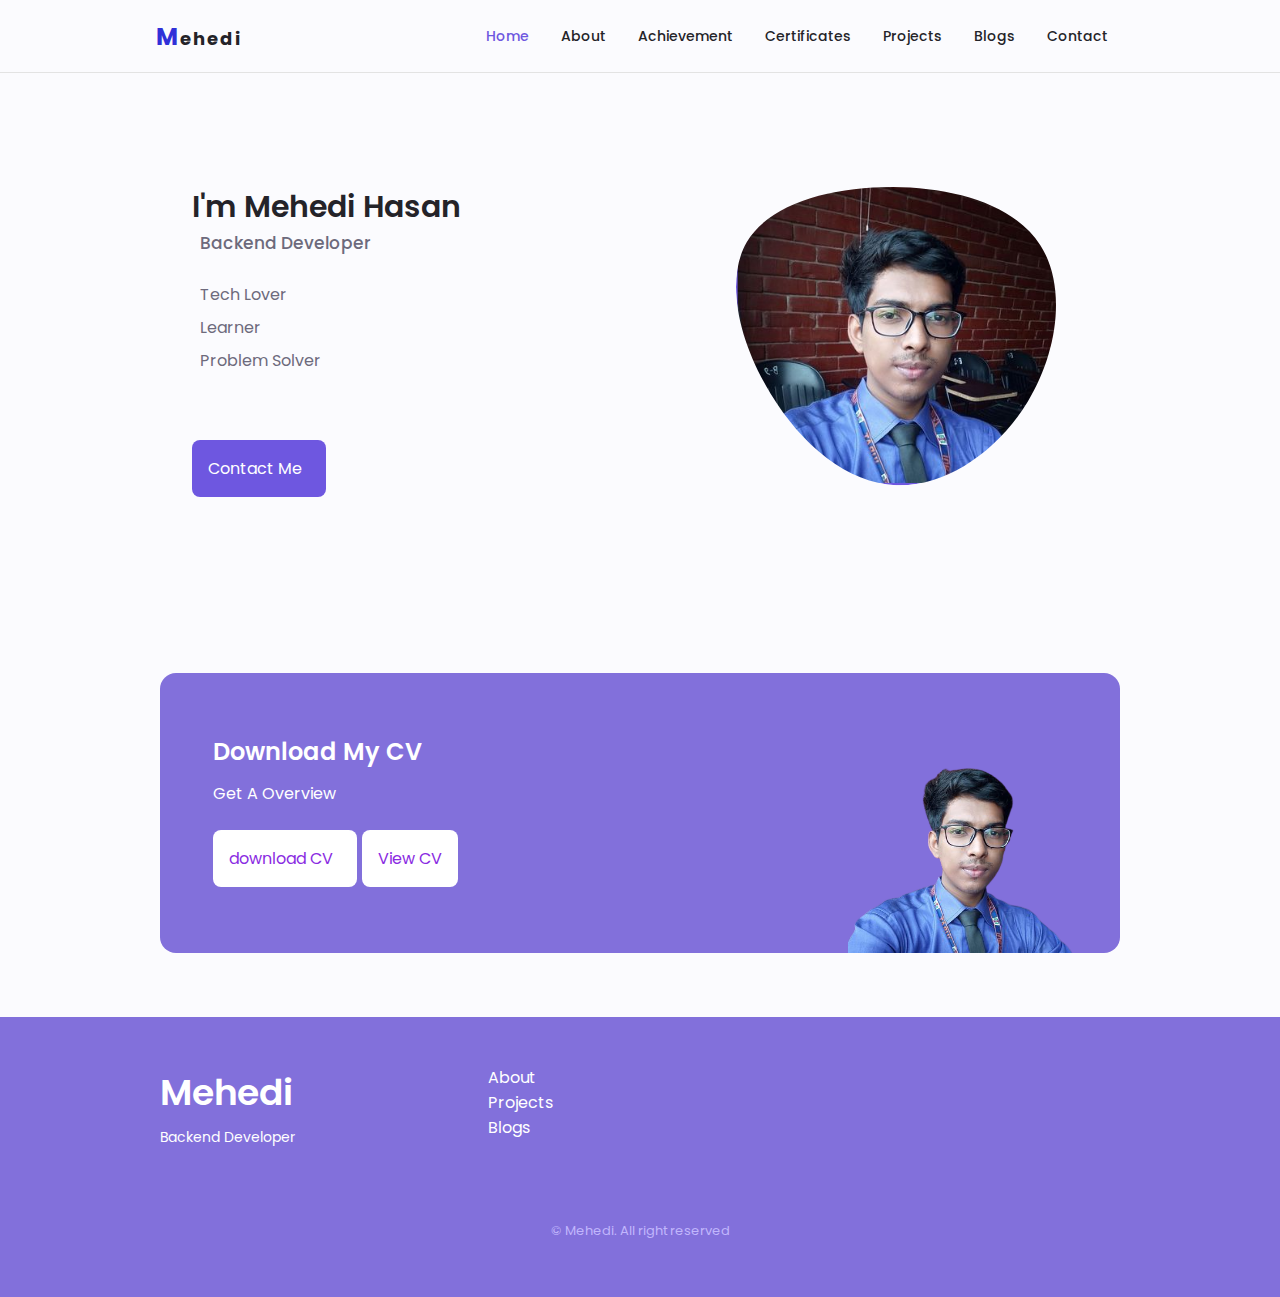
<file: index.html>
<!DOCTYPE html>
<html lang="en">

<head>
    <meta charset="UTF-8">
    <meta http-equiv="X-UA-Compatible" content="IE=edge">
    <meta name="viewport" content="width=device-width, initial-scale=1.0">
    <title>Mehedi's portfolio</title>
     <!--==================== swiper ==================-->
     <link rel="stylesheet" href="css/swiper.css">
    <link rel="stylesheet" href="css/portfolio.css">
    <!-- ============= incon ================= -->
    <link rel="stylesheet" href="https://unicons.iconscout.com/release/v4.0.0/css/line.css">
    
   

</head>

<body>
    <!--============== HEADER ======================-->
    <header class="header" id="header">
        <nav class="nav container">
            <a href="../../main.html" class="nav_logo"> <b style="font-size:18px; letter-spacing: 1.5px"><span style="font-size: 24px;color:rgb(48, 48, 216)">M</span>ehedi</b></a>

            <div class="nav_menu" id="nav-menu">
                <ul class="nav_list grid">
                    <li class="nav_item">
                        <a href="index.html" class="nav_link">
                            <i class="uil uil-estate"></i> Home
                        </a>
                    </li>
                    <li class="nav_item">
                        <a href="page/about.html" class="nav_link">
                            <i class="uil uil-user"></i> About
                        </a>
                    </li>
                    <li class="nav_item">
                        <a href="page/achievement.html" class="nav_link">
                            <i class="uil uil-bag"></i> Achievement
                        </a>
                    </li>
                    <li class="nav_item">
                        <a href="page/certificate.html" class="nav_link">
                            <i class="uil uil-file-alt"></i> Certificates
                        </a>
                    </li>
                    <li class="nav_item">
                        <a href="page/project.html" class="nav_link">
                            <i class="uil uil-brackets-curly"></i> Projects
                        </a>
                    </li>
                    <li class="nav_item">
                        <a href="page/blog.html" class="nav_link">
                            <i class="uil uil-book-open"></i> Blogs
                        </a>
                    </li>
                    <li class="nav_item">
                        <a href="page/contact.html" class="nav_link">
                            <i class="uil uil-message"></i> Contact
                        </a>
                    </li>
                </ul>
                <i class="uil uil-times nav_close" id="nav-close"></i>
            </div>
            <div class="nav_btns">
                <!-- Theme change button -->
                <!-- <i class="uil uil-moon change-theme" id="theme-button"></i> -->
                <div class="nav_toggle" id="nav-toggle">
                    <i class="uli uil-apps"></i>
                </div>
            </div>

        </nav>
    </header>
    <!--=================== MAIN ==================-->
    <main class="main">

    </main>
    <!--=========================== HOME =====================-->
    <section class="home section" id="home">
        <div class="home_container container grid">
            <div class="home_content grid">
                <div class="home_social">
                    <a href="https://www.linkedin.com/in/mehedi2020hasan/" target="_blank" class="home_social-icon">
                        <i class="uil uil-linkedin-alt"></i>
                    </a>
                   
                    <a href="https://github.com/mehedi-66" target="_blank" class="home_social-icon">
                        <i class="uil uil-github-alt"></i>
                    </a>
                </div>
                <div class="home_img">
                    <svg class="home_blob" viewBox="0 0 200 187" xmlns="http://www.w3.org/2000/svg"
                        xmlns:xlink="http://www.w3.org/1999/xlink">
                        <mask id="mask0" mask-type="alpha">
                            <path d="M190.312 36.4879C206.582 62.1187 201.309 102.826 182.328 134.186C163.346 165.547 
                            130.807 187.559 100.226 186.353C69.6454 185.297 41.0228 161.023 21.7403 129.362C2.45775 
                            97.8511 -7.48481 59.1033 6.67581 34.5279C20.9871 10.1032 59.7028 -0.149132 97.9666 
                            0.00163737C136.23 0.303176 174.193 10.857 190.312 36.4879Z" />
                        </mask>
                        <g mask="url(#mask0)">
                            <path d="M190.312 36.4879C206.582 62.1187 201.309 102.826 182.328 134.186C163.346 
                            165.547 130.807 187.559 100.226 186.353C69.6454 185.297 41.0228 161.023 21.7403 
                            129.362C2.45775 97.8511 -7.48481 59.1033 6.67581 34.5279C20.9871 10.1032 59.7028 
                            -0.149132 97.9666 0.00163737C136.23 0.303176 174.193 10.857 190.312 36.4879Z" />
                            <image class="home_blob-img" x='1' y='-15'
                                xlink:href="img/174579082_977436909461339_5939908946420647717_n.jpg" />
                        </g>
                    </svg>
                </div>
                <div class="home_data">
                    <h4 class="home_title">I'm Mehedi Hasan</h4>
                    <h3 class="home_subtitle"> &nbsp Backend Developer</h3>
                    <p class="home_description">
                        <i class="uil uil-check" style="font-size: 22px; font-weight: bold; color: blue;"></i> &nbsp Tech Lover <br/>
                        <i class="uil uil-check" style="font-size: 22px; font-weight: bold; color: blue;"></i> &nbsp Learner <br/>
                        <i class="uil uil-check" style="font-size: 22px; font-weight: bold; color: blue;"></i> &nbsp Problem Solver
                    </p>
                    <a href="page/contact.html" class="button button-flex">
                        Contact Me <i class="uil uil-message button_icon"></i>
                    </a>
                </div>
            </div>
            <!-- <div class="home_scroll">
                <a href="#about" class="home_scroll-button button-flex">
                    <i class="uil uil-mouse-alt home-scroll-mouse"></i>
                    <span class="home_scroll-name">Scroll down</span>
                    <i class="uil uil-arrow-down home_scroll-arrow"></i>
                </a>
            </div> -->
        </div>
    </section>


    
    <!--============= PROJECT IN MIND =================-->
    <section class="project section">
        <div class="project_bg">
            <div class="project_container container grid">
                <div class="project_data">
                    <h2 class="project_title">Download My CV</h2>
                    <p class="project_description">Get A  Overview</p>
                    <!-- <a href="contact" class="button button-flex button-white">
                        Contact Me <i class="uil uil-message project_icon button_icon">  </i>
                    </a> -->

                    <div class="about_buttons">
                        <a download="" href="https://mehedi-66.github.io/portfolio/Md_Mehedi_Hasan_Resume.pdf" class="button button-flex" style="background: white; color:blueviolet; margin-right: 5px;">
                            download CV <i class="uil uil-download-alt button_icon"></i>
                        </a>
                        <a  href="https://mehedi-66.github.io/portfolio/Md_Mehedi_Hasan_Resume.pdf" target="_blank" class="button button-flex" style="background: white; color:blueviolet">
                            View CV <i class="uil-arrow-up-right"></i>
                        </a>
                    </div>
                
                </div>
                <img src="img/remove_bg.png"  alt="Mehedi Hasan" class="project_img">
            </div>
        </div>
    </section>


    <!--=================== FOOTER ================-->
    <footer class="footer">
        <div class="footer_bg">
            <div class="footer_container container grid">
                <div>
                    <h1 class="footer_title">Mehedi</h1>
                    <span class="footer_subtitle">Backend Developer</span>
                </div>
                <ul class="footer_links">
                    <li>
                        <a href="page/about" class="footer_link">About</a>
                    </li>
                    <li>
                        <a href="page/project" class="footer_link">Projects</a>
                    </li>
                    <li>
                        <a href="page/blog" class="footer_link">Blogs</a>
                    </li>
                </ul>
                <div class="footer_socials">
                    <a href="https://www.facebook.com/mehedi2020hasan" class="footer_social" target="_blank">
                        <i class="uil uil-facebook"></i>
                    </a>
                    <a href="https://www.linkedin.com/in/mehedi2020hasan/" class="footer_social" target="_blank">
                        <i class="uil uil-linkedin-alt"></i>
                    </a>
                    <a href="https://github.com/mehedi-66" class="footer_social" target="_blank">
                        <i class="uil uil-github"></i>
                    </a>
                </div>
            </div>
            <p class="footer_copy">&#169; Mehedi. All right reserved</p>
        </div>
    </footer>

    <!--================ SCROLL TOP ===================-->
    <a href="#" class="scrollup" id="scroll-up">
        <i class="uil uil-arrow-up scrollup_icon"></i>
    </a>

    <!--================ swiper js  ======================-->
    <script src="js/portfolio.js"></script>
    <script type="text/javascript" src="js/swiper-bundle.min.js"></script>
</body>

</html>
</file>
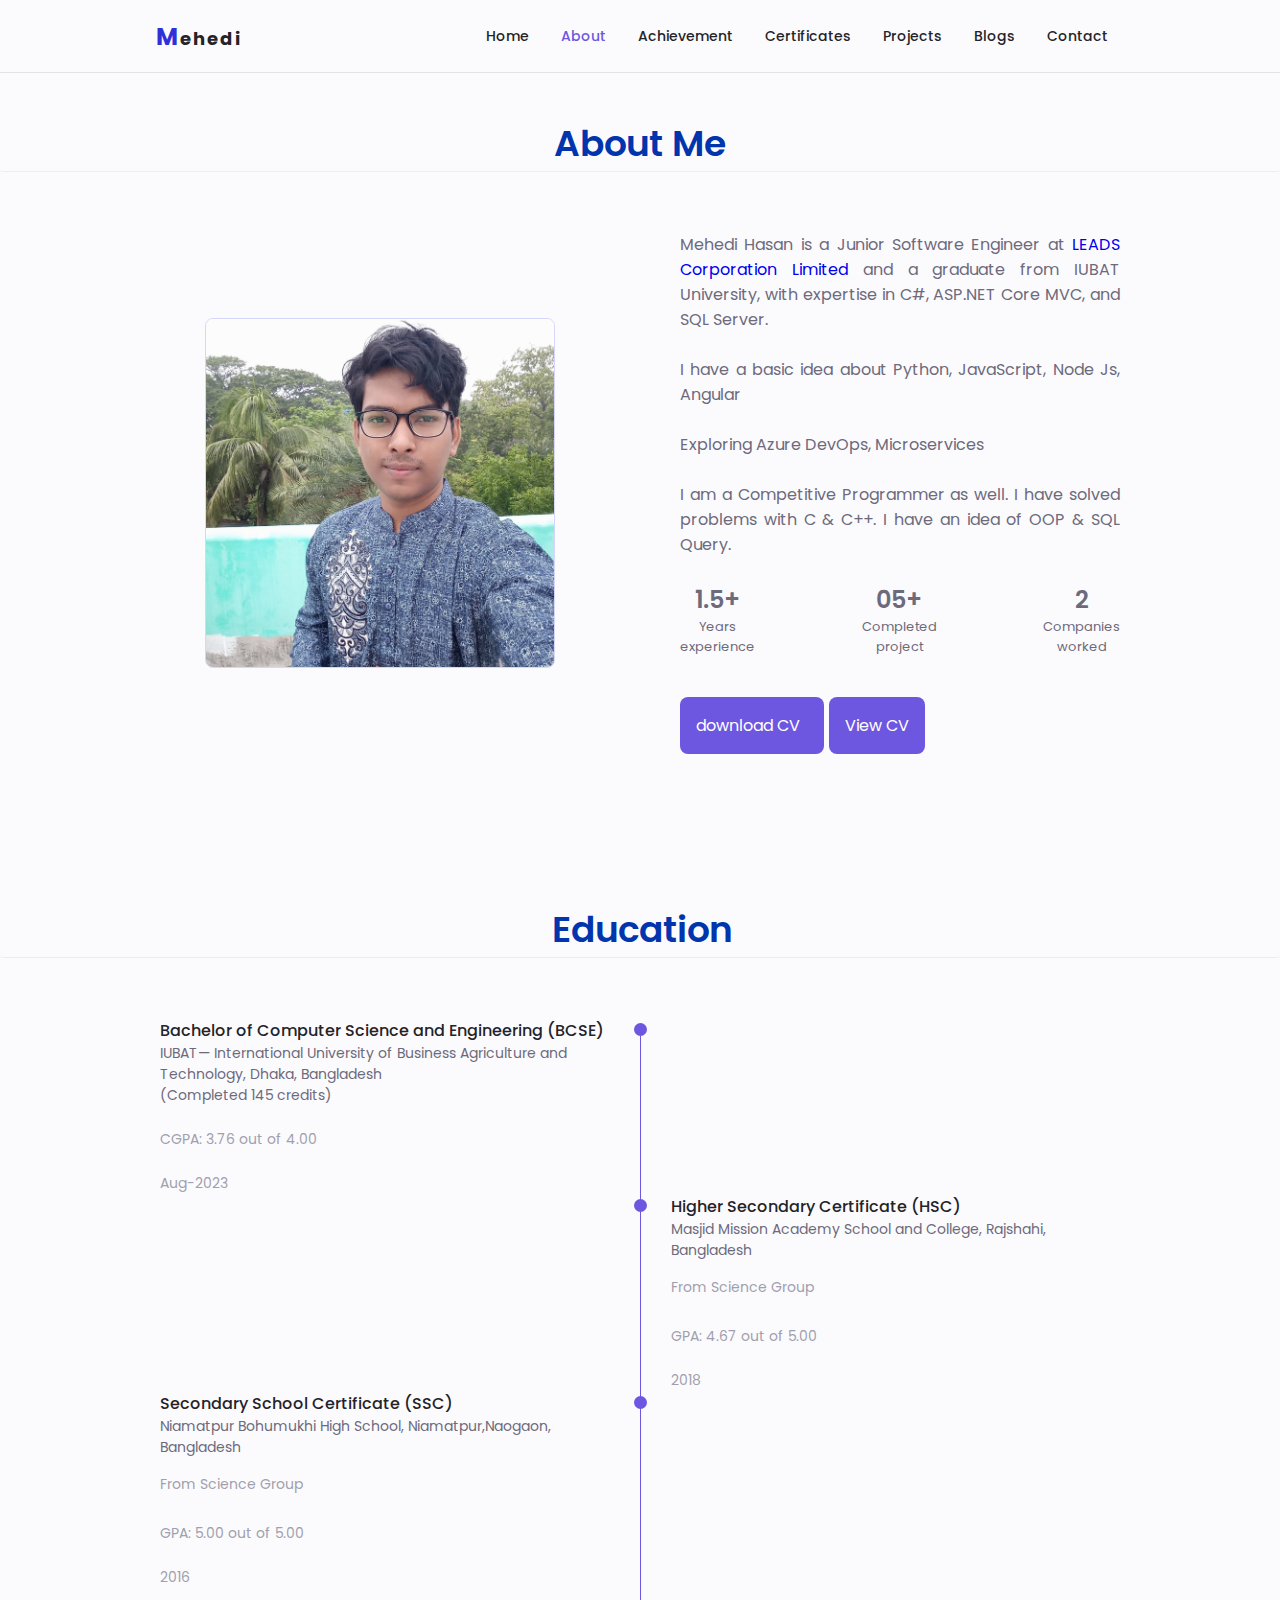
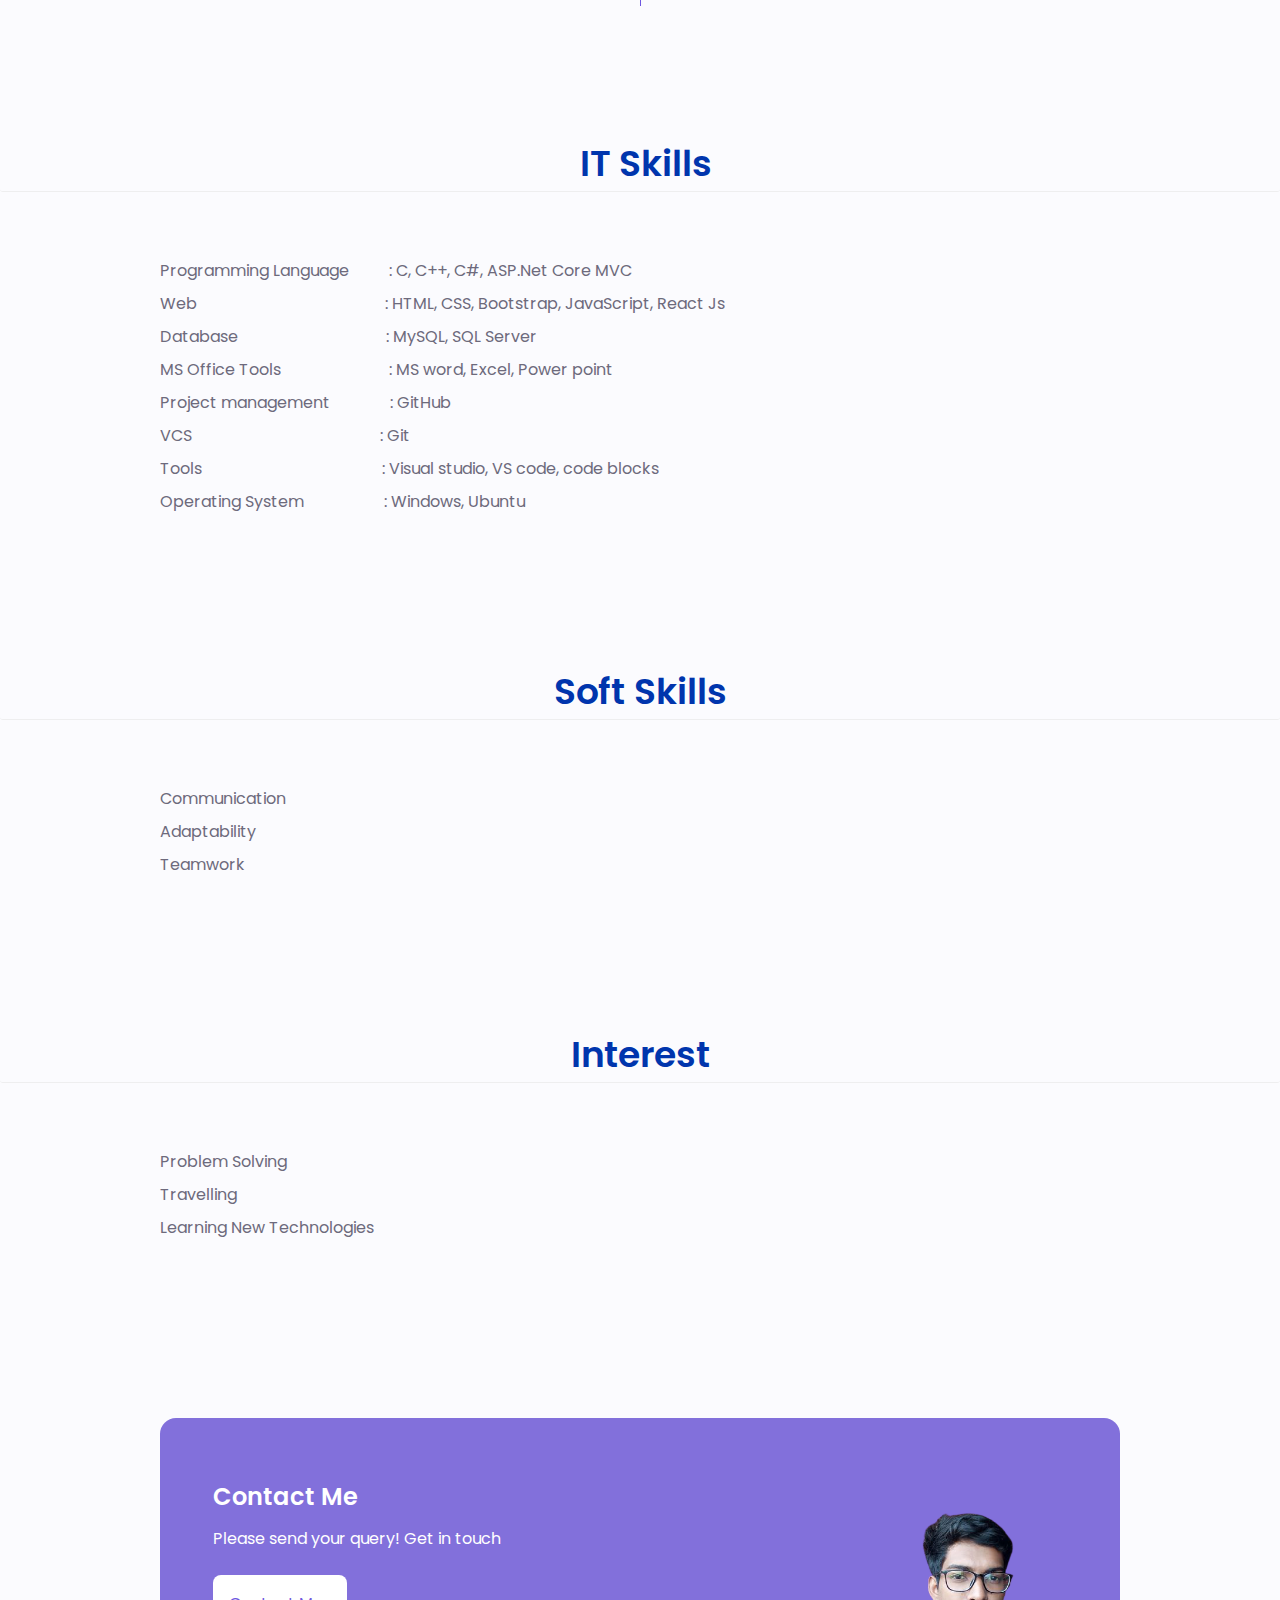
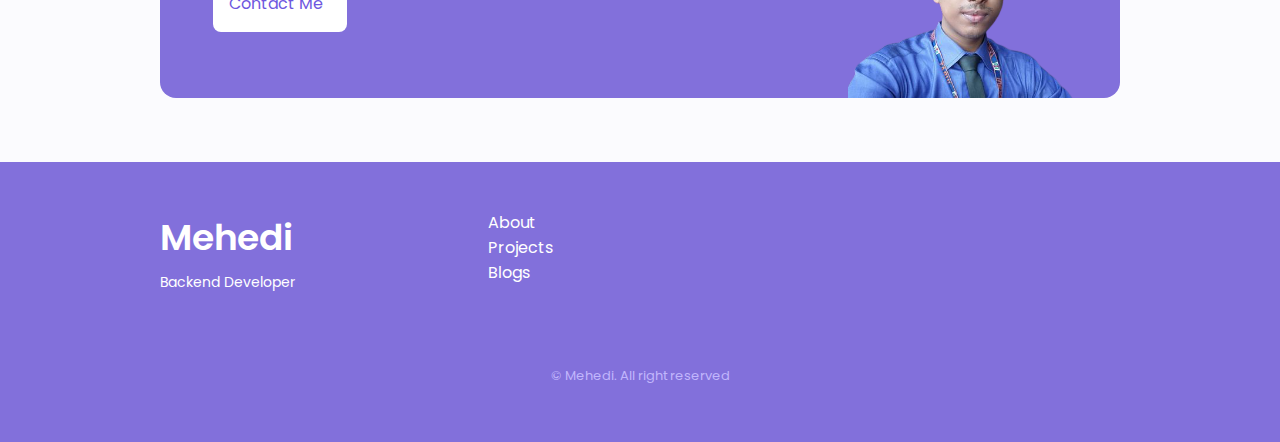
<file: page/about.html>
<!DOCTYPE html>
<html lang="en">
<head>
    <meta charset="UTF-8">
    <meta http-equiv="X-UA-Compatible" content="IE=edge">
    <meta name="viewport" content="width=device-width, initial-scale=1.0">
    <title>Mehedi-About</title>

    <link rel="stylesheet" href="../css/swiper.css">
    <link rel="stylesheet" href="../css/portfolio.css">
    <!-- ============= incon ================= -->
    <link rel="stylesheet" href="https://unicons.iconscout.com/release/v4.0.0/css/line.css">

</head>
<body>
    

       <!--============== HEADER ======================-->
       <header class="header" id="header">
        <nav class="nav container">
            <a href="../../main.html" class="nav_logo"> <b style="font-size:18px; letter-spacing: 1.5px"><span style="font-size: 24px;color:rgb(48, 48, 216)">M</span>ehedi</b></a>

            <div class="nav_menu" id="nav-menu">
                <ul class="nav_list grid">
                    <li class="nav_item">
                        <a href="../index.html" class="nav_link">
                            <i class="uil uil-estate"></i> Home
                        </a>
                    </li>
                    <li class="nav_item">
                        <a href="about.html" class="nav_link">
                            <i class="uil uil-user"></i> About
                        </a>
                    </li>
                    <li class="nav_item">
                        <a href="achievement.html" class="nav_link">
                            <i class="uil uil-bag"></i> Achievement
                        </a>
                    </li>
                    <li class="nav_item">
                        <a href="certificate.html" class="nav_link">
                            <i class="uil uil-file-alt"></i> Certificates
                        </a>
                    </li>
                    <li class="nav_item">
                        <a href="project.html" class="nav_link">
                            <i class="uil uil-brackets-curly"></i> Projects
                        </a>
                    </li>
                    <li class="nav_item">
                        <a href="blog.html" class="nav_link">
                            <i class="uil uil-book-open"></i> Blogs
                        </a>
                    </li>
                    <li class="nav_item">
                        <a href="contact.html" class="nav_link">
                            <i class="uil uil-message"></i> Contact
                        </a>
                    </li>
                </ul>
                <i class="uil uil-times nav_close" id="nav-close"></i>
            </div>
            <div class="nav_btns">
                <!-- Theme change button -->
                <!-- <i class="uil uil-moon change-theme" id="theme-button"></i> -->
                <div class="nav_toggle" id="nav-toggle">
                    <i class="uli uil-apps"></i>
                </div>
            </div>

        </nav>
    </header>


    <!--=============== ABOUT ==========================-->
    <section class="about section" id="about">
        <h2 class="section_title"> <i class="uil uil-user"></i> About Me</h2>
        
        <div class="about_container container grid">
            <img src="../img/130727236_994026447802385_5638481860399089413_n.jpg" alt=""
                class="about_img">
            <div class="about_data">
                <p class="about_desription" style="text-align: justify;">
                    Mehedi Hasan is a Junior Software Engineer at <a href="https://leads.com.bd/" target="_blank"> LEADS Corporation Limited </a> and a graduate from IUBAT University, with expertise in C#, ASP.NET Core MVC, and SQL Server.
                    <br/><br/>
                    I have a basic idea about Python, JavaScript, Node Js, Angular
                    <br/><br/>
                    Exploring Azure DevOps, Microservices
                    <br/><br/>
                    I am a Competitive Programmer as well. I have solved problems with C & C++. I have an idea of OOP & SQL Query.
                    <br/><br/>
                </p>
                <div class="about_info">
                    <div>
                        <span class="about_info-title">1.5+</span>
                        <span class="about_info-name">Years <br> experience</span>
                    </div>

                    <div>
                        <span class="about_info-title">05+</span>
                        <span class="about_info-name">Completed <br> project</span>
                    </div>

                    <div>
                        <span class="about_info-title">2</span>
                        <span class="about_info-name">Companies <br> worked</span>
                    </div>
                </div>
                <div class="about_buttons">
                    <a download="" href="../Md_Mehedi_Hasan_Resume.pdf" class="button button-flex" style="margin-right: 5px;">
                        download CV <i class="uil uil-download-alt button_icon"></i>
                    </a>
                    <a  href="https://mehedi-66.github.io/portfolio/Md_Mehedi_Hasan_Resume.pdf" target="_blank" class="button button-flex" style=" color:rgb(255, 255, 255)">
                        View CV <i class="uil-arrow-up-right"></i>
                    </a>
                </div>
            </div>
        </div>
    </section>
    

      <!--================ QUALIFICATION ======================-->
      <section class="qualification section">
       
        <h2 class="section_title">  <i class="uil uil-graduation-cap qualification_icon" style="font-size: 35px"></i> Education</h2>
      
        <div class="qualification_container container">

            <div class="qualification_sections">

                <!--============== QUALIFICATION CONTENT 1 =================-->
                <div class="qualification_content qualification_active" data-content id="education">
                    <!--============ QUALIFICATION 1 ===============-->
                    <div class="qualification_data">
                        <div>
                            <h3 class="qualification_title">Bachelor of Computer Science and Engineering (BCSE)</h3>
                            <span class="qualification_subtitle">IUBAT— International University of Business Agriculture and Technology, Dhaka, Bangladesh <br/>(Completed 145 credits) </span>
                            <div class="qualification_calendar">
                                <i class="uil uil-check" style="font-size: 20px;"></i>
                                CGPA: 3.76 out of 4.00
                                <br/><br/>
                                <i class="uil uil-calendar-alt"></i>
                                 Aug-2023 
                            </div>
                        </div>
                        <div>
                            <span class="qualification_rounder"></span>
                            <span class="qualification_line"></span>
                        </div>

                    </div>

                    <!--============ QUALIFICATION 2 ===============-->
                    <div class="qualification_data">
                        <div></div>
                        <div>
                            <span class="qualification_rounder"></span>
                            <span class="qualification_line"></span>
                        </div>

                        <div>
                            <h3 class="qualification_title">Higher Secondary Certificate (HSC)</h3>
                            <span class="qualification_subtitle">Masjid Mission Academy School and College, Rajshahi, Bangladesh</span>
                            <div class="qualification_calendar">
                                <i class="uil uil-atom"></i>
                                From Science Group 
                                <br /><br />
                                <i class="uil uil-check" style="font-size: 20px;"></i>
                                 GPA: 4.67 out of 5.00
                                 <br /><br />
                                <i class="uil uil-calendar-alt"></i>
                                 2018
                            </div>
                        </div>

                    </div>

                    <!--============ QUALIFICATION 3 ===============-->
                    <div class="qualification_data">
                        <div>
                            <h3 class="qualification_title">Secondary School Certificate (SSC)</h3>
                            <span class="qualification_subtitle">Niamatpur Bohumukhi High School, Niamatpur,Naogaon, Bangladesh </span>
                            <div class="qualification_calendar">
                                <i class="uil uil-atom"></i>
                                From Science Group 
                                <br /><br />
                                <i class="uil uil-check" style="font-size: 20px;"></i>
                                 GPA: 5.00 out of 5.00
                                 <br /><br />
                                <i class="uil uil-calendar-alt"></i>
                                 2016
                            </div>
                        </div>
                        <div>
                            <span class="qualification_rounder"></span>
                            <span class="qualification_line"></span>
                        </div>

                    </div>

                

                </div>


               

            </div>

        </div>

        </div>

      </section>


  <!--======================= SKILLS =================-->
  <section class="skills section" id="skills">
    <h2 class="section_title"><i class="uil uil-brackets-curly skills_icon"></i> IT Skills</h2>

    <div class="skills_container container">
        
        <div class="skill_list">
            <li>
                <i class="uil uil-angle-right-b" style="font-size: 22px; font-weight: bold; color: blue;"></i>
                Programming Language &nbsp &nbsp &nbsp &nbsp &nbsp: C, C++, C#, ASP.Net Core MVC 
            </li>

            <li>
                <i class="uil uil-angle-right-b" style="font-size: 22px; font-weight: bold; color: blue;"></i>
                Web&nbsp &nbsp &nbsp &nbsp &nbsp &nbsp &nbsp &nbsp &nbsp &nbsp &nbsp &nbsp &nbsp &nbsp &nbsp &nbsp &nbsp &nbsp &nbsp &nbsp &nbsp &nbsp &nbsp &nbsp: HTML, CSS, Bootstrap, JavaScript, React Js
            </li>
            <li>
                <i class="uil uil-angle-right-b" style="font-size: 22px; font-weight: bold; color: blue;"></i>
                Database&nbsp &nbsp &nbsp &nbsp &nbsp &nbsp &nbsp &nbsp &nbsp &nbsp &nbsp &nbsp &nbsp &nbsp &nbsp &nbsp &nbsp &nbsp &nbsp: MySQL, SQL Server
            </li>
            <li>
                <i class="uil uil-angle-right-b" style="font-size: 22px; font-weight: bold; color: blue;"></i>
                MS Office Tools  &nbsp &nbsp &nbsp &nbsp &nbsp &nbsp &nbsp &nbsp &nbsp &nbsp &nbsp &nbsp &nbsp : MS word, Excel, Power point
            </li>
            <li>
                <i class="uil uil-angle-right-b" style="font-size: 22px; font-weight: bold; color: blue;"></i>
                Project management  &nbsp &nbsp &nbsp &nbsp &nbsp  &nbsp &nbsp : GitHub
            </li>
            <li>
                <i class="uil uil-angle-right-b" style="font-size: 22px; font-weight: bold; color: blue;"></i>
                VCS &nbsp &nbsp &nbsp &nbsp &nbsp &nbsp &nbsp &nbsp &nbsp &nbsp &nbsp &nbsp &nbsp &nbsp &nbsp &nbsp &nbsp &nbsp &nbsp &nbsp &nbsp &nbsp &nbsp : Git
            </li>

            <li>
                <i class="uil uil-angle-right-b" style="font-size: 22px; font-weight: bold; color: blue;"></i>
                Tools &nbsp &nbsp &nbsp &nbsp &nbsp &nbsp &nbsp &nbsp &nbsp &nbsp &nbsp &nbsp &nbsp &nbsp &nbsp &nbsp &nbsp &nbsp &nbsp &nbsp  &nbsp &nbsp : Visual studio, VS code, code blocks
            </li>

            <li>
                <i class="uil uil-angle-right-b" style="font-size: 22px; font-weight: bold; color: blue;"></i>
                Operating System &nbsp &nbsp &nbsp &nbsp &nbsp &nbsp &nbsp &nbsp &nbsp &nbsp: Windows, Ubuntu
            </li>

            
        </div>
       
        

    </div>
</section>


 <!--======================= soft SKILLS =================-->
 <section class="skills section" id="skills">
    <h2 class="section_title"><i class="uil uil-map-pin-alt"></i> Soft Skills</h2>

    <div class="skills_container container">
        
        <div class="skill_list">
            <li>
                <i class="uil uil-check" style="font-size: 22px; font-weight: bold; color: blue;"></i>
                 Communication 
            </li>

            <li>
                <i class="uil uil-check" style="font-size: 22px; font-weight: bold; color: blue;"></i>
                Adaptability 
            </li>
            <li>
                <i class="uil uil-check" style="font-size: 22px; font-weight: bold; color: blue;"></i>
                Teamwork
            </li>

           

            
        </div>
       
        

    </div>
</section>



 <!--======================= Interest =================-->
 <section class="skills section" id="skills">
    <h2 class="section_title"><i class="uil uil-analytics"></i> Interest</h2>

    <div class="skills_container container">
        
        <div class="skill_list">
            <li>
                <i class="uil uil-arrow-circle-right" style="font-size: 22px; font-weight: bold; color: blue;"></i>
                Problem Solving 
            </li>

            <li>
                <i class="uil uil-arrow-circle-right" style="font-size: 22px; font-weight: bold; color: blue;"></i>
                Travelling 
            </li>
            <li>
                <i class="uil uil-arrow-circle-right" style="font-size: 22px; font-weight: bold; color: blue;"></i>
                Learning New Technologies
            </li>

           

            
        </div>
       
        

    </div>
</section>


  



  <!--============= PROJECT IN MIND =================-->
  <section class="project section">
    <div class="project_bg">
        <div class="project_container container grid">
            <div class="project_data">
                <h2 class="project_title">Contact Me</h2>
                <p class="project_description">Please send your query! Get in touch</p>
                <a href="contact.html" class="button button-flex button-white">
                    Contact Me <i class="uil uil-message project_icon button_icon">  </i>
                </a>

            
            
            </div>
            <img src="../img/remove_bg.png"  alt="Mehedi Hasan" class="project_img">
        </div>
    </div>
</section>





     <!--=================== FOOTER ================-->
     <footer class="footer">
        <div class="footer_bg">
            <div class="footer_container container grid">
                <div>
                    <h1 class="footer_title">Mehedi</h1>
                    <span class="footer_subtitle">Backend Developer</span>
                </div>
                <ul class="footer_links">
                    <li>
                        <a href="about" class="footer_link">About</a>
                    </li>
                    <li>
                        <a href="project" class="footer_link">Projects</a>
                    </li>
                    <li>
                        <a href="blog" class="footer_link">Blogs</a>
                    </li>
                </ul>
                <div class="footer_socials">
                    <a href="https://www.facebook.com/mehedi2020hasan" class="footer_social" target="_blank">
                        <i class="uil uil-facebook"></i>
                    </a>
                    <a href="https://www.linkedin.com/in/mehedi2020hasan/" class="footer_social" target="_blank">
                        <i class="uil uil-linkedin-alt"></i>
                    </a>
                    <a href="https://github.com/mehedi-66" class="footer_social" target="_blank">
                        <i class="uil uil-github"></i>
                    </a>
                </div>
            </div>
            <p class="footer_copy">&#169; Mehedi. All right reserved</p>
        </div>
    </footer>

    <!--================ SCROLL TOP ===================-->
    <a href="#" class="scrollup" id="scroll-up">
        <i class="uil uil-arrow-up scrollup_icon"></i>
    </a>

    <!--================ swiper js  ======================-->
    <script src="../js/portfolio.js"></script>
    <script type="text/javascript" src="../js/swiper-bundle.min.js"></script>

</body>
</html>
</file>
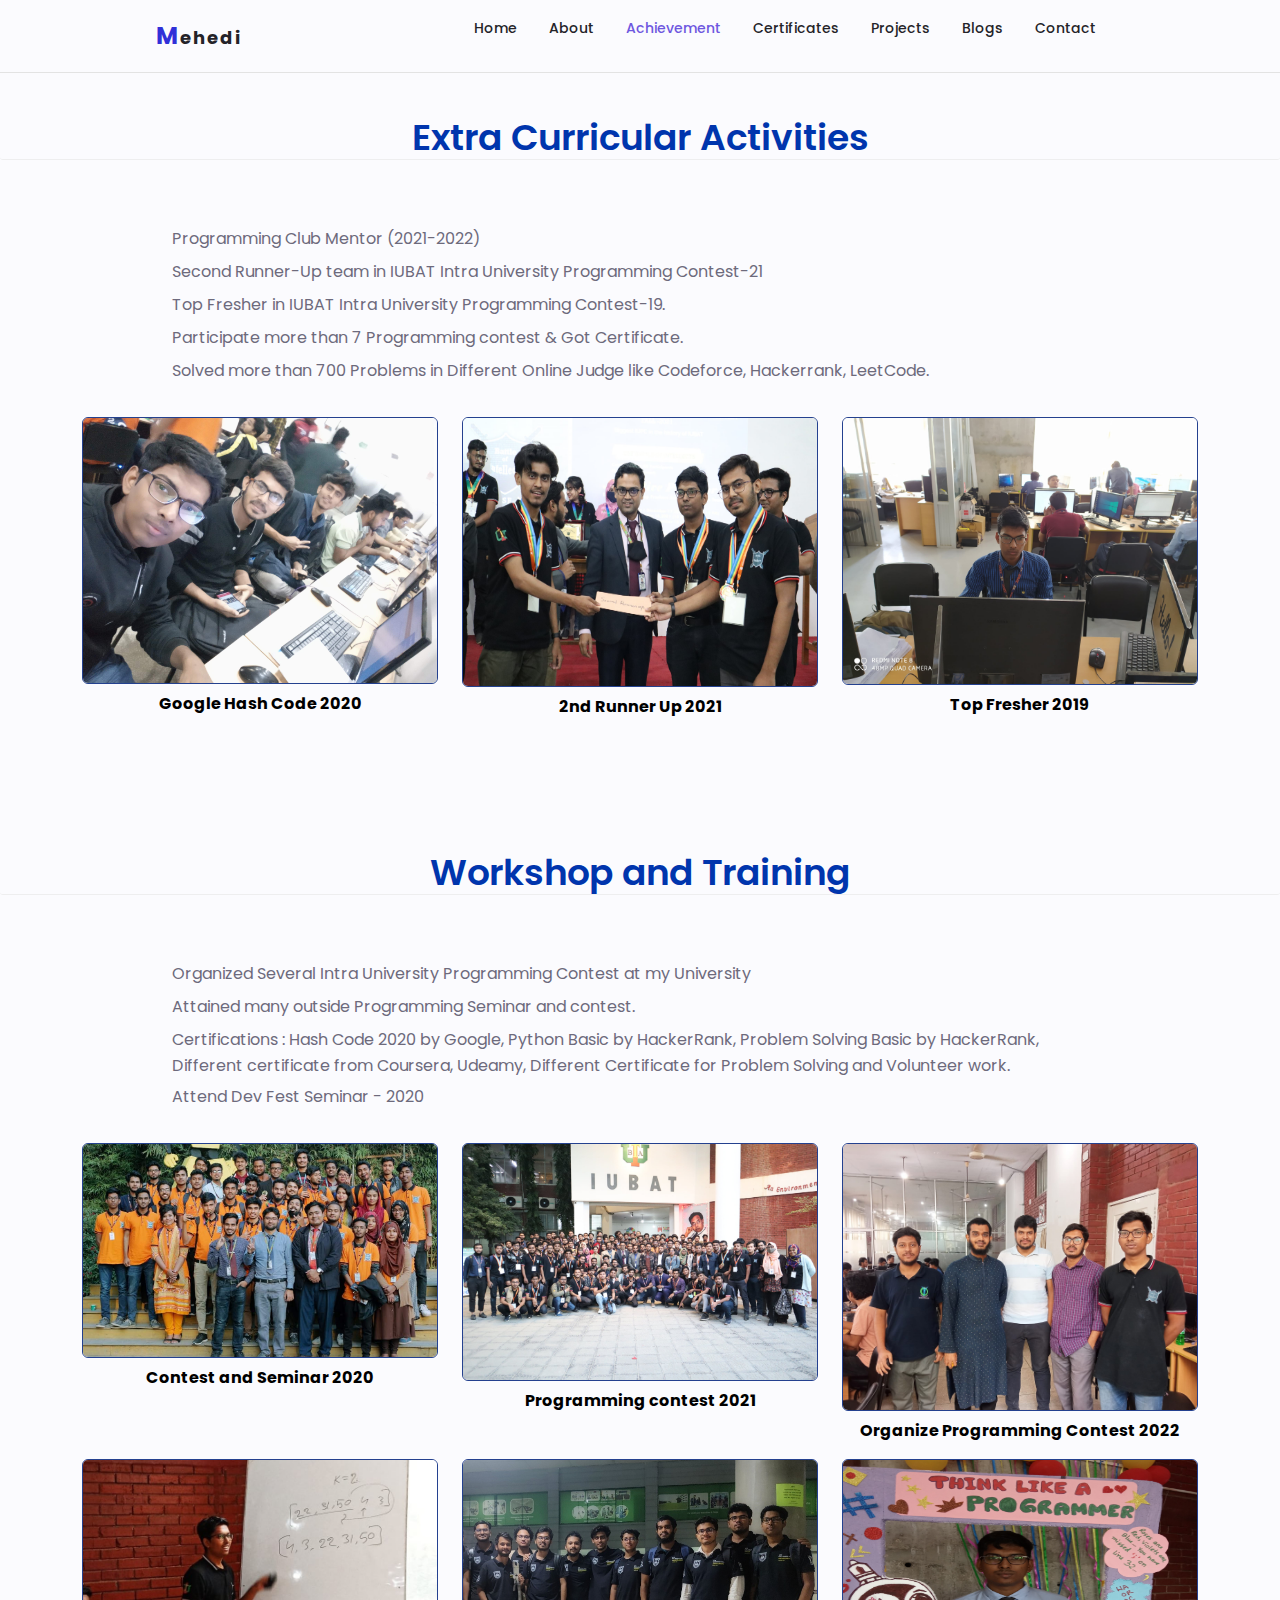
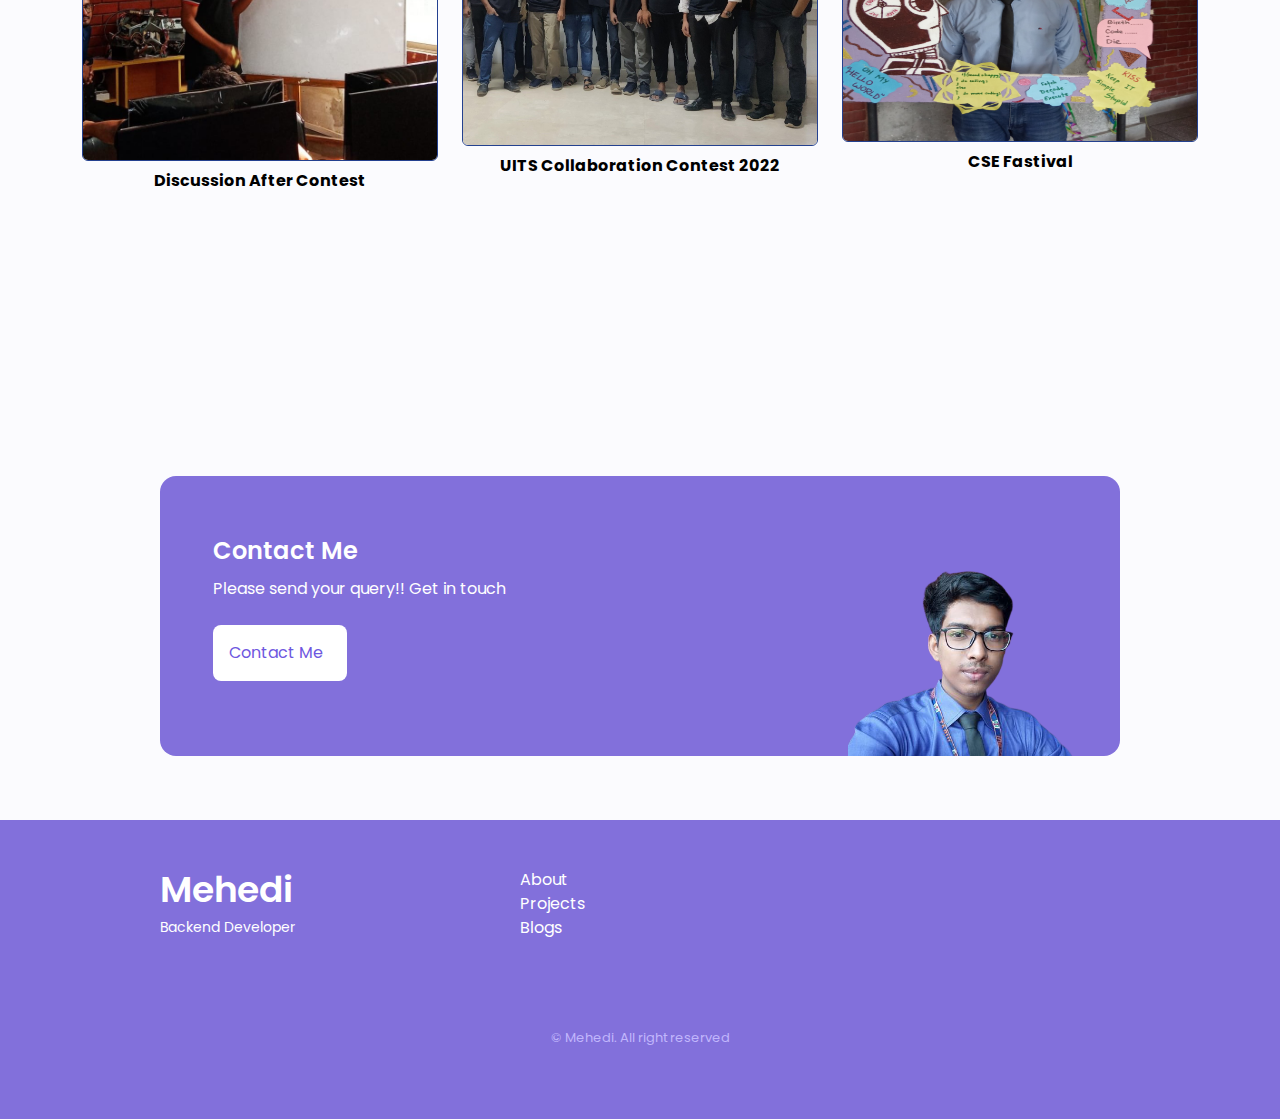
<file: page/achievement.html>
<!DOCTYPE html>
<html lang="en">
<head>
    <meta charset="UTF-8">
    <meta http-equiv="X-UA-Compatible" content="IE=edge">
    <meta name="viewport" content="width=device-width, initial-scale=1.0">
    <title>Mehedi-Achievement</title>

    <link rel="stylesheet" href="https://cdn.jsdelivr.net/npm/bootstrap@5.3.0-alpha1/dist/css/bootstrap.min.css">
    <link rel="stylesheet" href="../css/swiper.css">
    <link rel="stylesheet" href="../css/portfolio.css">
    <!-- ============= incon ================= -->
    <link rel="stylesheet" href="https://unicons.iconscout.com/release/v4.0.0/css/line.css">

</head>
<body>
    

    <!--============== HEADER ======================-->
    <header class="header" id="header">
     <nav class="nav container">
         <a href="../../main.html" class="nav_logo"> <b style="font-size:18px; letter-spacing: 1.5px"><span style="font-size: 24px;color:rgb(48, 48, 216)">M</span>ehedi</b></a>

         <div class="nav_menu" id="nav-menu">
             <ul class="nav_list grid">
                 <li class="nav_item">
                     <a href="../index.html" class="nav_link">
                         <i class="uil uil-estate"></i> Home
                     </a>
                 </li>
                 <li class="nav_item">
                     <a href="about.html" class="nav_link">
                         <i class="uil uil-user"></i> About
                     </a>
                 </li>
                 <li class="nav_item">
                     <a href="achievement.html" class="nav_link">
                         <i class="uil uil-bag"></i> Achievement
                     </a>
                 </li>
                 <li class="nav_item">
                     <a href="certificate.html" class="nav_link">
                         <i class="uil uil-file-alt"></i> Certificates
                     </a>
                 </li>
                 <li class="nav_item">
                     <a href="project.html" class="nav_link">
                         <i class="uil uil-brackets-curly"></i> Projects
                     </a>
                 </li>
                 <li class="nav_item">
                     <a href="blog.html" class="nav_link">
                         <i class="uil uil-book-open"></i> Blogs
                     </a>
                 </li>
                 <li class="nav_item">
                     <a href="contact.html" class="nav_link">
                         <i class="uil uil-message"></i> Contact
                     </a>
                 </li>
             </ul>
             <i class="uil uil-times nav_close" id="nav-close"></i>
         </div>
         <div class="nav_btns">
             <!-- Theme change button -->
             <!-- <i class="uil uil-moon change-theme" id="theme-button"></i> -->
             <div class="nav_toggle" id="nav-toggle">
                 <i class="uli uil-apps"></i>
             </div>
         </div>

     </nav>
 </header>


 <!--=======================Extra Curricular Activities =================-->
 <section class="skills section" id="skills">
    <h2 class="section_title"><i class="uil uil-trophy"></i> Extra Curricular Activities</h2>

    <div class="skills_container container">
        
        <div class="skill_list">
            <li>
                <i class="uil uil-check" style="font-size: 22px; font-weight: bold; color: blue;"></i>
                Programming Club Mentor (2021-2022)
            </li>

            <li>
                <i class="uil uil-check" style="font-size: 22px; font-weight: bold; color: blue;"></i>
                Second Runner-Up team in IUBAT Intra University Programming Contest-21
            </li>
            <li>
                <i class="uil uil-check" style="font-size: 22px; font-weight: bold; color: blue;"></i>
                Top Fresher in IUBAT Intra University Programming Contest-19.
            </li>
            <li>
                <i class="uil uil-check" style="font-size: 22px; font-weight: bold; color: blue;"></i>
                Participate more than 7 Programming contest & Got Certificate.
            </li>
            <li>
                <i class="uil uil-check" style="font-size: 22px; font-weight: bold; color: blue;"></i>
                Solved more than 700 Problems in Different Online Judge like Codeforce, Hackerrank, LeetCode.
            </li>   
        </div>

    </div>
</section>



<!-- Picutre of Achievement  -->

<div class="container-fluid container-md   ">
    <div class="row">
        <figure class="figure col-md-4">
            <img src="../img/HashCode.jpg" style="border: 1px solid rgb(36, 65, 143);" class="figure-img img-fluid rounded" alt="...">
            <figcaption class="figure-caption" style="color: black; font-size: 100%; text-align: center;"><strong> Google Hash Code 2020 </strong></figcaption>
          </figure>

          <figure class="figure col-md-4">
            <img src="../img/SecondRunner.jpg" style="border: 1px solid rgb(36, 65, 143); height: 270px; width: 100%" class="figure-img img-fluid rounded" alt="...">
            <figcaption class="figure-caption" style="color: black; font-size: 100%; text-align: center;"><strong> 2nd Runner Up 2021 </strong></figcaption>
          </figure>

          <figure class="figure col-md-4">
            <img src="../img/Top_Fresher.jpg" style="border: 1px solid rgb(36, 65, 143);" class="figure-img img-fluid rounded" alt="...">
            <figcaption class="figure-caption" style="color: black; font-size: 100%; text-align: center;"><strong> Top Fresher 2019</strong></figcaption>
          </figure>
          
    </div>
</div>


<!--======================= Workshop and Training =================-->
<section class="skills section" id="skills">
    <h2 class="section_title"><i class="uil uil-channel"></i> Workshop and Training</h2>

    <div class="skills_container container">
        
        <div class="skill_list">
            <li>
                <i class="uil uil-check" style="font-size: 22px; font-weight: bold; color: blue;"></i>
                Organized Several Intra University Programming Contest at my University 
            </li>

            <li>
                <i class="uil uil-check" style="font-size: 22px; font-weight: bold; color: blue;"></i>
                Attained many outside Programming Seminar and contest. 
            </li>
            <li>
                <i class="uil uil-check" style="font-size: 22px; font-weight: bold; color: blue;"></i>
                Certifications : Hash Code 2020 by Google, Python Basic by HackerRank, Problem Solving Basic by HackerRank, Different certificate from Coursera, Udeamy, Different Certificate for Problem Solving and Volunteer work. 
            </li>
            <li>
                <i class="uil uil-check" style="font-size: 22px; font-weight: bold; color: blue;"></i>
                Attend Dev Fest Seminar - 2020
            </li>

        </div>

    </div>
</section>



<!-- Picutre of Achievement  -->

<div class="container-fluid container-md   ">
    <div class="row">
        <figure class="figure col-md-4">
            <img src="../img/IUBAT_ICPC_2020.jpg" style="border: 1px solid rgb(36, 65, 143);" class="figure-img img-fluid rounded" alt="...">
            <figcaption class="figure-caption" style="color: black; font-size: 100%; text-align: center;"><strong>Contest and Seminar 2020 </strong></figcaption>
          </figure>

          <figure class="figure col-md-4">
            <img src="../img/IUPC2022.jpg" style="border: 1px solid rgb(36, 65, 143);" class="figure-img img-fluid rounded" alt="...">
            <figcaption class="figure-caption" style="color: black; font-size: 100%; text-align: center;"><strong> Programming contest 2021 </strong></figcaption>
          </figure>
          <figure class="figure col-md-4">
            <img src="../img/Arrange_Programming_contest.jpg" style="border: 1px solid rgb(36, 65, 143);" class="figure-img img-fluid rounded" alt="...">
            <figcaption class="figure-caption" style="color: black; font-size: 100%; text-align: center;"><strong> Organize Programming Contest 2022</strong></figcaption>
          </figure>

          <figure class="figure col-md-4">
            <img src="../img/traningSession.jpg" style="border: 1px solid rgb(36, 65, 143);" class="figure-img img-fluid rounded" alt="...">
            <figcaption class="figure-caption" style="color: black; font-size: 100%; text-align: center;"><strong> Discussion After Contest</strong></figcaption>
          </figure>

          <figure class="figure col-md-4">
            <img src="../img/UITS.jpg" style="border: 1px solid rgb(36, 65, 143);" class="figure-img img-fluid rounded" alt="...">
            <figcaption class="figure-caption" style="color: black; font-size: 100%; text-align: center;"><strong> UITS Collaboration Contest 2022 </strong></figcaption>
          </figure>
          <figure class="figure col-md-4">
            <img src="../img/CSE_Fastival.jpg" style="border: 1px solid rgb(36, 65, 143); height: 62%; width: 100%;" class="figure-img img-fluid rounded" alt="...">
            <figcaption class="figure-caption" style="color: black; font-size: 100%; text-align: center;"><strong> CSE Fastival</strong></figcaption>
          </figure>


          

          
    </div>
</div>




 <!--============= PROJECT IN MIND =================-->
 <section class="project section">
    <div class="project_bg">
        <div class="project_container container grid">
            <div class="project_data">
                <h2 class="project_title">Contact Me</h2>
                <p class="project_description">Please send your query!! Get in touch</p>
                <a href="contact.html" class="button button-flex button-white">
                    Contact Me <i class="uil uil-message project_icon button_icon">  </i>
                </a>

            
            
            </div>
            <img src="../img/remove_bg.png"  alt="Mehedi Hasan" class="project_img">
        </div>
    </div>
</section>



  <!--=================== FOOTER ================-->
  <footer class="footer">
     <div class="footer_bg">
         <div class="footer_container container grid">
             <div>
                 <h1 class="footer_title">Mehedi</h1>
                 <span class="footer_subtitle">Backend Developer</span>
             </div>
             <ul class="footer_links">
                 <li>
                     <a href="about" class="footer_link">About</a>
                 </li>
                 <li>
                     <a href="project" class="footer_link">Projects</a>
                 </li>
                 <li>
                     <a href="blog" class="footer_link">Blogs</a>
                 </li>
             </ul>
             <div class="footer_socials">
                 <a href="https://www.facebook.com/mehedi2020hasan" class="footer_social" target="_blank">
                     <i class="uil uil-facebook"></i>
                 </a>
                 <a href="https://www.linkedin.com/in/mehedi2020hasan/" class="footer_social" target="_blank">
                     <i class="uil uil-linkedin-alt"></i>
                 </a>
                 <a href="https://github.com/mehedi-66" class="footer_social" target="_blank">
                     <i class="uil uil-github"></i>
                 </a>
             </div>
         </div>
         <p class="footer_copy">&#169; Mehedi. All right reserved</p>
     </div>
 </footer>

 <!--================ SCROLL TOP ===================-->
 <a href="#" class="scrollup" id="scroll-up">
     <i class="uil uil-arrow-up scrollup_icon"></i>
 </a>

 <!--================ swiper js  ======================-->
 <script src="../js/portfolio.js"></script>
 <script type="text/javascript" src="../js/swiper-bundle.min.js"></script>

</body>
</html>
</file>
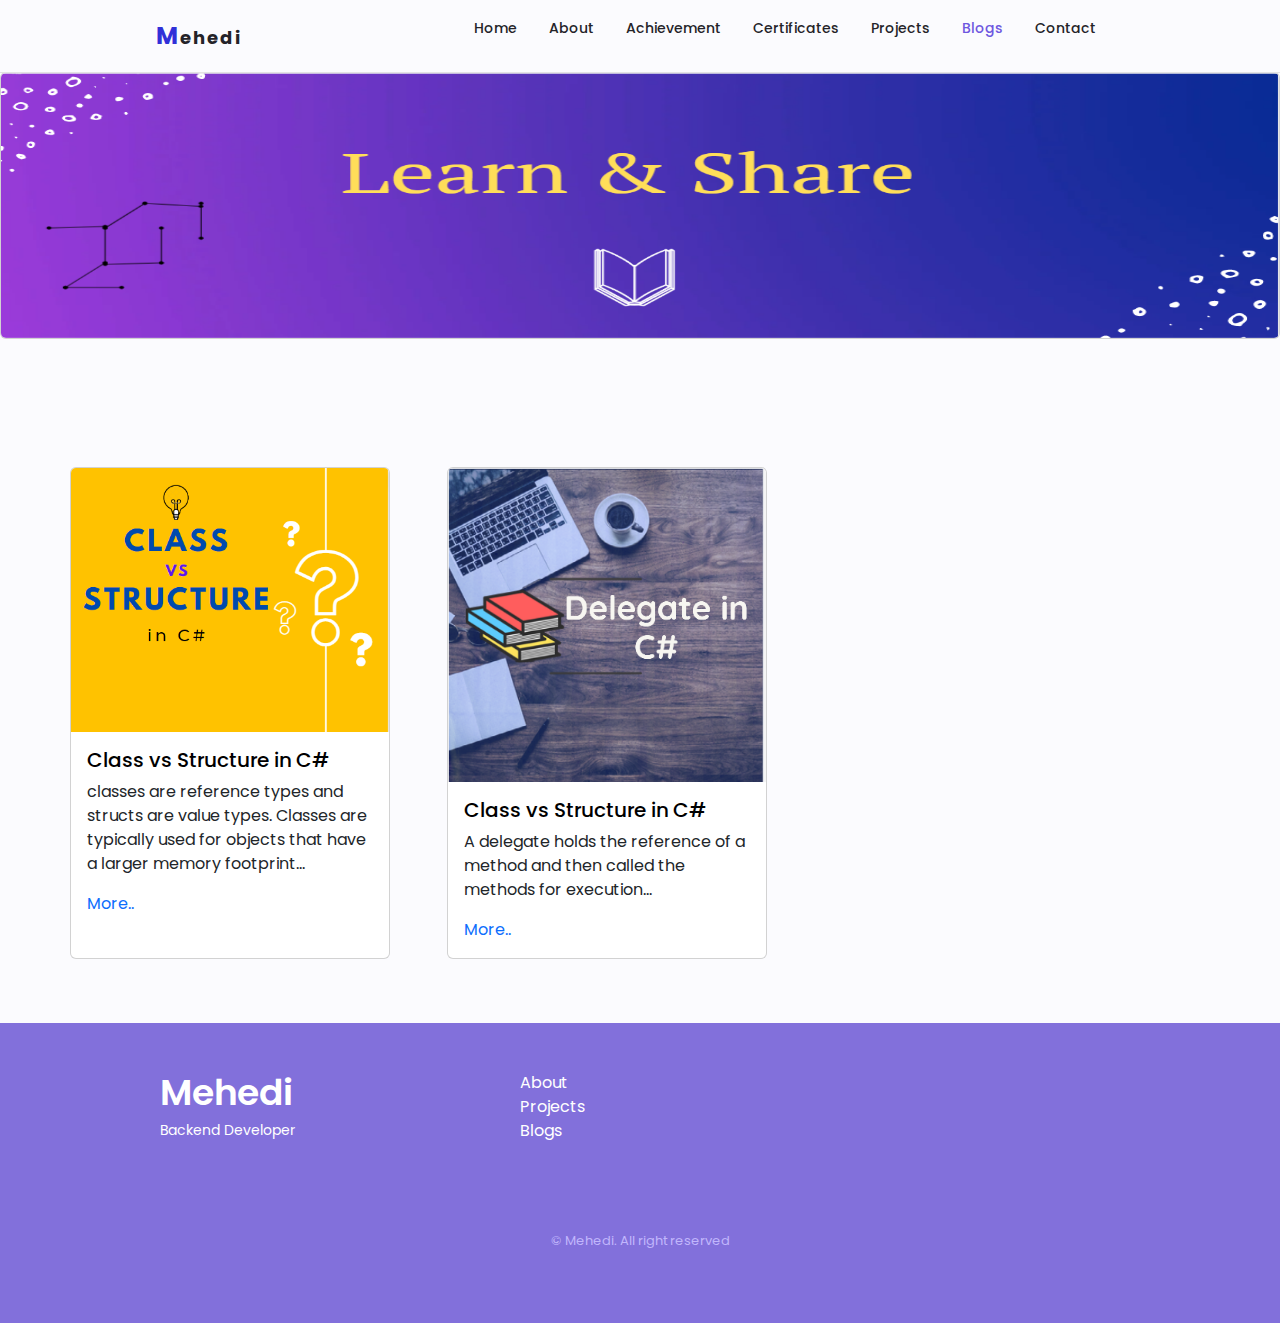
<file: page/blog.html>
<!DOCTYPE html>
<html lang="en">
<head>
    <meta charset="UTF-8">
    <meta http-equiv="X-UA-Compatible" content="IE=edge">
    <meta name="viewport" content="width=device-width, initial-scale=1.0">
    <title>Mehedi-blog</title>

    <link rel="stylesheet" href="https://cdn.jsdelivr.net/npm/bootstrap@5.3.0-alpha1/dist/css/bootstrap.min.css">
    <link rel="stylesheet" href="../css/swiper.css">
    <link rel="stylesheet" href="../css/portfolio.css">
    <!-- ============= incon ================= -->
    <link rel="stylesheet" href="https://unicons.iconscout.com/release/v4.0.0/css/line.css">

</head>
<body>
    

    <!--============== HEADER ======================-->
    <header class="header" id="header">
     <nav class="nav container">
         <a href="../../main.html" class="nav_logo"> <b style="font-size:18px; letter-spacing: 1.5px"><span style="font-size: 24px;color:rgb(48, 48, 216)">M</span>ehedi</b></a>

         <div class="nav_menu" id="nav-menu">
             <ul class="nav_list grid">
                 <li class="nav_item">
                     <a href="../index.html" class="nav_link">
                         <i class="uil uil-estate"></i> Home
                     </a>
                 </li>
                 <li class="nav_item">
                     <a href="about.html" class="nav_link">
                         <i class="uil uil-user"></i> About
                     </a>
                 </li>
                 <li class="nav_item">
                     <a href="achievement.html" class="nav_link">
                         <i class="uil uil-bag"></i> Achievement
                     </a>
                 </li>
                 <li class="nav_item">
                     <a href="certificate.html" class="nav_link">
                         <i class="uil uil-file-alt"></i> Certificates
                     </a>
                 </li>
                 <li class="nav_item">
                     <a href="project.html" class="nav_link">
                         <i class="uil uil-brackets-curly"></i> Projects
                     </a>
                 </li>
                 <li class="nav_item">
                     <a href="blog.html" class="nav_link">
                         <i class="uil uil-book-open"></i> Blogs
                     </a>
                 </li>
                 <li class="nav_item">
                     <a href="contact.html" class="nav_link">
                         <i class="uil uil-message"></i> Contact
                     </a>
                 </li>
             </ul>
             <i class="uil uil-times nav_close" id="nav-close"></i>
         </div>
         <div class="nav_btns">
             <!-- Theme change button -->
             <!-- <i class="uil uil-moon change-theme" id="theme-button"></i> -->
             <div class="nav_toggle" id="nav-toggle">
                 <i class="uli uil-apps"></i>
             </div>
         </div>

     </nav>
 </header>

 <!--======================= soft SKILLS =================-->
 <section class="skills section" id="skills">
    <div class="card"  style="margin: -24px 0px 0px 0px">
        <img class="card-img" src="../img/Share Knowladge 2.png"  style="height: 265px;" alt="Card image">
    
      </div>
       
        

    </div>
</section>

<!--======================= soft SKILLS =================-->
<section class="skills section" id="skills">
    <div class="container-fluid container-md ">

        <div class="row">
            <div class="card" style="width: 20rem; padding: 0px; margin-right: 5%;">
                <img class="card-img-top" src="../img/post1.png" alt="Card image cap">
                <div class="card-body">
                  <h5 style="color:black">Class vs Structure in C#</h5>
                  <p class="card-text">classes are reference types and structs are value types. Classes are typically used for objects that have a larger memory footprint...</p>
                  <a href="https://medium.com/@mehedihasan_55088/class-vs-structure-in-c-9dcd2735cb72" >More..</a>
                </div>
        
            </div>

              <div class="card" style="width: 20rem; padding: 0px; margin-right: 5%;">
                <img class="card-img-top" src="../img/Delegate.png" alt="Card image cap">
                <div class="card-body">
                  <h5 style="color:black">Class vs Structure in C#</h5>
                  <p class="card-text">A delegate holds the reference of a method and then called the methods for execution...</p>
                  <a href="https://medium.com/@mehedihasan_55088/delegate-in-c-abd575de21d0" >More..</a>
                </div>
        
              </div>

              
              
            
        </div>
        
    </div>
    
</section>

 



  <!--=================== FOOTER ================-->
  <footer class="footer">
     <div class="footer_bg">
         <div class="footer_container container grid">
             <div>
                 <h1 class="footer_title">Mehedi</h1>
                 <span class="footer_subtitle">Backend Developer</span>
             </div>
             <ul class="footer_links">
                 <li>
                     <a href="about" class="footer_link">About</a>
                 </li>
                 <li>
                     <a href="project" class="footer_link">Projects</a>
                 </li>
                 <li>
                     <a href="blog" class="footer_link">Blogs</a>
                 </li>
             </ul>
             <div class="footer_socials">
                 <a href="https://www.facebook.com/mehedi2020hasan" class="footer_social" target="_blank">
                     <i class="uil uil-facebook"></i>
                 </a>
                 <a href="https://www.linkedin.com/in/mehedi2020hasan/" class="footer_social" target="_blank">
                     <i class="uil uil-linkedin-alt"></i>
                 </a>
                 <a href="https://github.com/mehedi-66" class="footer_social" target="_blank">
                     <i class="uil uil-github"></i>
                 </a>
             </div>
         </div>
         <p class="footer_copy">&#169; Mehedi. All right reserved</p>
     </div>
 </footer>

 <!--================ SCROLL TOP ===================-->
 <a href="#" class="scrollup" id="scroll-up">
     <i class="uil uil-arrow-up scrollup_icon"></i>
 </a>

 <!--================ swiper js  ======================-->
 <script src="../js/portfolio.js"></script>
 <script type="text/javascript" src="../js/swiper-bundle.min.js"></script>


</body>
</html>
</file>
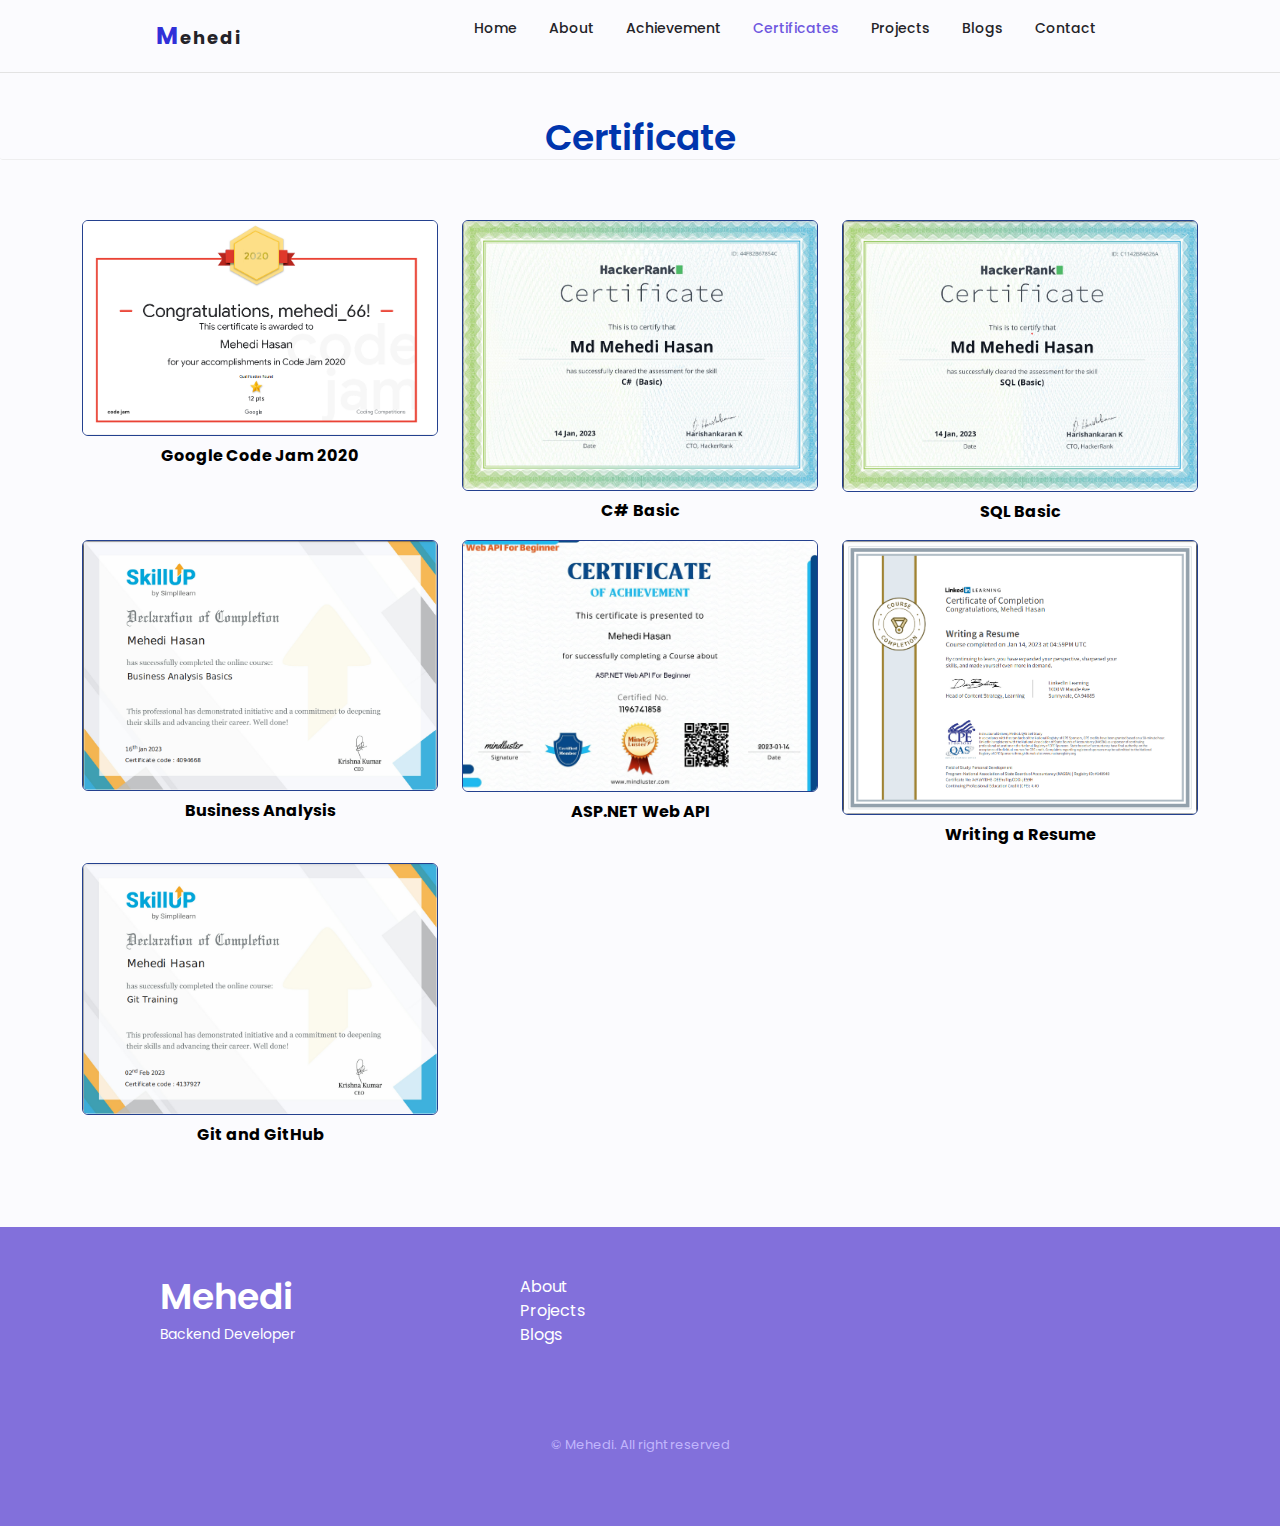
<file: page/certificate.html>
<!DOCTYPE html>
<html lang="en">
<head>
    <meta charset="UTF-8">
    <meta http-equiv="X-UA-Compatible" content="IE=edge">
    <meta name="viewport" content="width=device-width, initial-scale=1.0">
    <title>Mehedi-certificate</title>

    <link rel="stylesheet" href="https://cdn.jsdelivr.net/npm/bootstrap@5.3.0-alpha1/dist/css/bootstrap.min.css">
    <link rel="stylesheet" href="../css/swiper.css">
    <link rel="stylesheet" href="../css/portfolio.css">
    <!-- ============= incon ================= -->
    <link rel="stylesheet" href="https://unicons.iconscout.com/release/v4.0.0/css/line.css">
   

</head>
<body>
    

    <!--============== HEADER ======================-->
    <header class="header" id="header">
     <nav class="nav container">
         <a href="../../main.html" class="nav_logo"> <b style="font-size:18px; letter-spacing: 1.5px"><span style="font-size: 24px;color:rgb(48, 48, 216)">M</span>ehedi</b></a>

         <div class="nav_menu" id="nav-menu">
             <ul class="nav_list grid">
                 <li class="nav_item">
                     <a href="../index.html" class="nav_link">
                         <i class="uil uil-estate"></i> Home
                     </a>
                 </li>
                 <li class="nav_item">
                     <a href="about.html" class="nav_link">
                         <i class="uil uil-user"></i> About
                     </a>
                 </li>
                 <li class="nav_item">
                     <a href="achievement.html" class="nav_link">
                         <i class="uil uil-bag"></i> Achievement
                     </a>
                 </li>
                 <li class="nav_item">
                     <a href="certificate.html" class="nav_link">
                         <i class="uil uil-file-alt"></i> Certificates
                     </a>
                 </li>
                 <li class="nav_item">
                     <a href="project.html" class="nav_link">
                         <i class="uil uil-brackets-curly"></i> Projects
                     </a>
                 </li>
                 <li class="nav_item">
                     <a href="blog.html" class="nav_link">
                         <i class="uil uil-book-open"></i> Blogs
                     </a>
                 </li>
                 <li class="nav_item">
                     <a href="contact.html" class="nav_link">
                         <i class="uil uil-message"></i> Contact
                     </a>
                 </li>
             </ul>
             <i class="uil uil-times nav_close" id="nav-close"></i>
         </div>
         <div class="nav_btns">
             <!-- Theme change button -->
             <!-- <i class="uil uil-moon change-theme" id="theme-button"></i> -->
             <div class="nav_toggle" id="nav-toggle">
                 <i class="uli uil-apps"></i>
             </div>
         </div>

     </nav>
 </header>

  <!--======================= Certificate =================-->
  <section class="skills section" id="skills">
    <h2 class="section_title"> <i class="uil uil-medal"></i> Certificate </h2>

    <div class="container-fluid container-md   ">
        <div class="row">
            <figure class="figure col-md-4">
                <img src="../img/GoogleCodeJam.png" style="border: 1px solid rgb(36, 65, 143);" class="figure-img img-fluid rounded" alt="...">
                <figcaption class="figure-caption" style="color: black; font-size: 100%; text-align: center;"><strong> Google Code Jam 2020 </strong></figcaption>
              </figure>

              <figure class="figure col-md-4">
                <img src="../img/C_sharp_Hackerrank.png" style="border: 1px solid rgb(36, 65, 143);" class="figure-img img-fluid rounded" alt="...">
                <figcaption class="figure-caption" style="color: black; font-size: 100%; text-align: center;"><strong> C# Basic </strong></figcaption>
              </figure>
              <figure class="figure col-md-4">
                <img src="../img/SQL_Basic.png" style="border: 1px solid rgb(36, 65, 143);" class="figure-img img-fluid rounded" alt="...">
                <figcaption class="figure-caption" style="color: black; font-size: 100%; text-align: center;"><strong> SQL Basic</strong></figcaption>
              </figure>

              <figure class="figure col-md-4">
                <img src="../img/BusinessAnalysis.png" style="border: 1px solid rgb(36, 65, 143);" class="figure-img img-fluid rounded" alt="...">
                <figcaption class="figure-caption" style="color: black; font-size: 100%; text-align: center;"><strong> Business Analysis</strong></figcaption>
              </figure>

              <figure class="figure col-md-4">
                <img src="../img/Web API.jpg" style="border: 1px solid rgb(36, 65, 143);" class="figure-img img-fluid rounded" alt="...">
                <figcaption class="figure-caption" style="color: black; font-size: 100%; text-align: center;"><strong> ASP.NET Web API </strong></figcaption>
              </figure>
              <figure class="figure col-md-4">
                <img src="../img/ResumeWriting.png" style="border: 1px solid rgb(36, 65, 143);" class="figure-img img-fluid rounded" alt="...">
                <figcaption class="figure-caption" style="color: black; font-size: 100%; text-align: center;"><strong> Writing a Resume</strong></figcaption>
              </figure>

              <figure class="figure col-md-4">
                <img src="../img/gitAndGithub.png" style="border: 1px solid rgb(36, 65, 143);" class="figure-img img-fluid rounded" alt="...">
                <figcaption class="figure-caption" style="color: black; font-size: 100%; text-align: center;"><strong> Git and GitHub</strong></figcaption>
              </figure>

              

              
        </div>
    </div>
   
    
</section>

 





  <!--=================== FOOTER ================-->
  <footer class="footer">
     <div class="footer_bg">
         <div class="footer_container container grid">
             <div>
                 <h1 class="footer_title">Mehedi</h1>
                 <span class="footer_subtitle">Backend Developer</span>
             </div>
             <ul class="footer_links">
                 <li>
                     <a href="about" class="footer_link">About</a>
                 </li>
                 <li>
                     <a href="project" class="footer_link">Projects</a>
                 </li>
                 <li>
                     <a href="blog" class="footer_link">Blogs</a>
                 </li>
             </ul>
             <div class="footer_socials">
                 <a href="https://www.facebook.com/mehedi2020hasan" class="footer_social" target="_blank">
                     <i class="uil uil-facebook"></i>
                 </a>
                 <a href="https://www.linkedin.com/in/mehedi2020hasan/" class="footer_social" target="_blank">
                     <i class="uil uil-linkedin-alt"></i>
                 </a>
                 <a href="https://github.com/mehedi-66" class="footer_social" target="_blank">
                     <i class="uil uil-github"></i>
                 </a>
             </div>
         </div>
         <p class="footer_copy">&#169; Mehedi. All right reserved</p>
     </div>
 </footer>

 <!--================ SCROLL TOP ===================-->
 <a href="#" class="scrollup" id="scroll-up">
     <i class="uil uil-arrow-up scrollup_icon"></i>
 </a>

 <!--================ swiper js  ======================-->
 <script src="../js/portfolio.js"></script>
 <script type="text/javascript" src="../js/swiper-bundle.min.js"></script>
 <script src="https://cdn.jsdelivr.net/npm/bootstrap@5.3.0-alpha1/dist/js/bootstrap.bundle.min.js"></script>


</body>
</html>
</file>
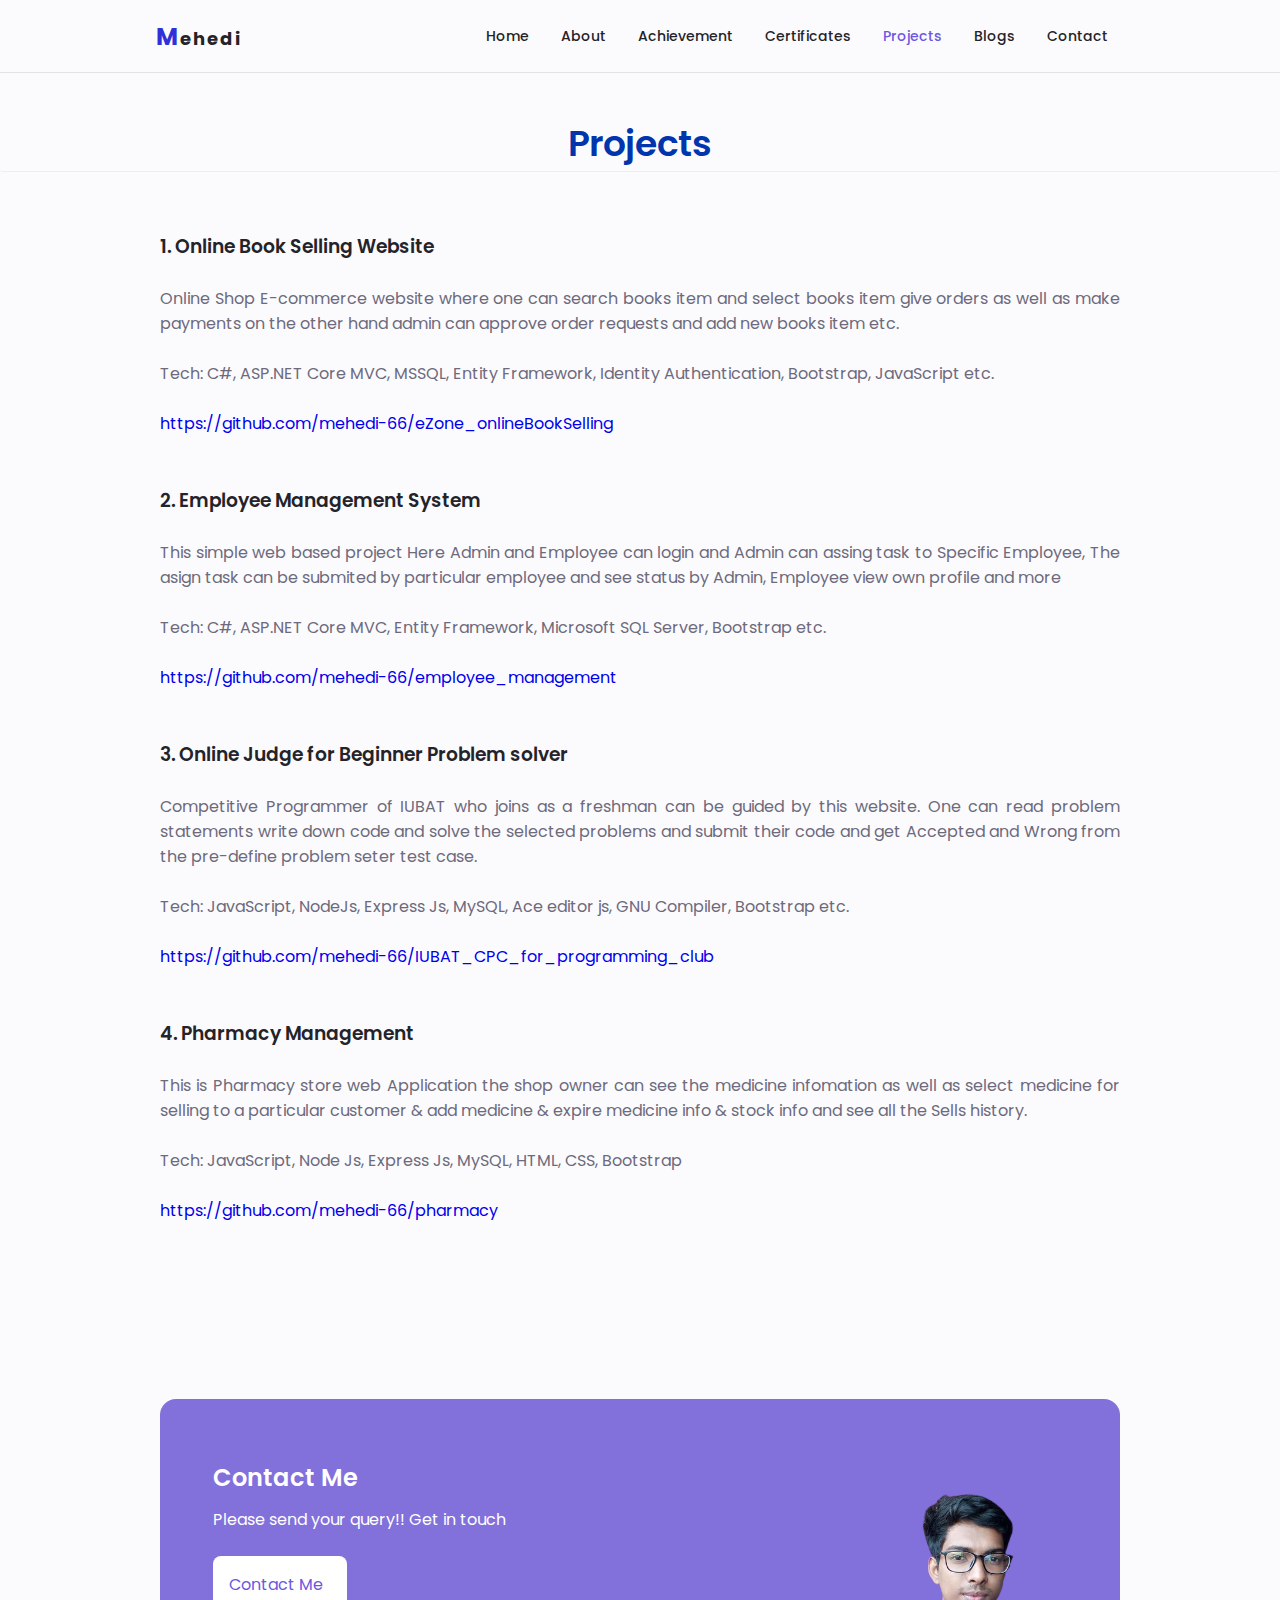
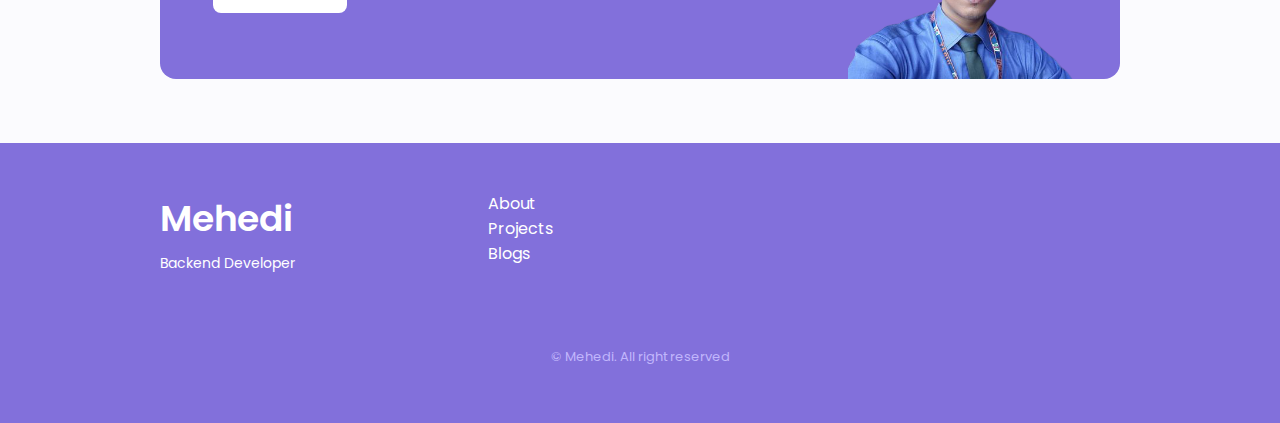
<file: page/project.html>
<!DOCTYPE html>
<html lang="en">
<head>
    <meta charset="UTF-8">
    <meta http-equiv="X-UA-Compatible" content="IE=edge">
    <meta name="viewport" content="width=device-width, initial-scale=1.0">
    <title>Mehedi-project</title>

    <link rel="stylesheet" href="../css/swiper.css">
    <link rel="stylesheet" href="../css/portfolio.css">
    <!-- ============= incon ================= -->
    <link rel="stylesheet" href="https://unicons.iconscout.com/release/v4.0.0/css/line.css">

</head>
<body>
    

    <!--============== HEADER ======================-->
    <header class="header" id="header">
     <nav class="nav container">
         <a href="../../main.html" class="nav_logo"> <b style="font-size:18px; letter-spacing: 1.5px"><span style="font-size: 24px;color:rgb(48, 48, 216)">M</span>ehedi</b></a>

         <div class="nav_menu" id="nav-menu">
             <ul class="nav_list grid">
                 <li class="nav_item">
                     <a href="../index.html" class="nav_link">
                         <i class="uil uil-estate"></i> Home
                     </a>
                 </li>
                 <li class="nav_item">
                     <a href="about.html" class="nav_link">
                         <i class="uil uil-user"></i> About
                     </a>
                 </li>
                 <li class="nav_item">
                     <a href="achievement.html" class="nav_link">
                         <i class="uil uil-bag"></i> Achievement
                     </a>
                 </li>
                 <li class="nav_item">
                     <a href="certificate.html" class="nav_link">
                         <i class="uil uil-file-alt"></i> Certificates
                     </a>
                 </li>
                 <li class="nav_item">
                     <a href="project.html" class="nav_link">
                         <i class="uil uil-brackets-curly"></i> Projects
                     </a>
                 </li>
                 <li class="nav_item">
                     <a href="blog.html" class="nav_link">
                         <i class="uil uil-book-open"></i> Blogs
                     </a>
                 </li>
                 <li class="nav_item">
                     <a href="contact.html" class="nav_link">
                         <i class="uil uil-message"></i> Contact
                     </a>
                 </li>
             </ul>
             <i class="uil uil-times nav_close" id="nav-close"></i>
         </div>
         <div class="nav_btns">
             <!-- Theme change button -->
             <!-- <i class="uil uil-moon change-theme" id="theme-button"></i> -->
             <div class="nav_toggle" id="nav-toggle">
                 <i class="uli uil-apps"></i>
             </div>
         </div>

     </nav>
 </header>





   <!--=============== SERVICES ========================-->
   <section class="services section" id="services">
    <h2 class="section_title">Projects</h2>
   

    <div class="services_container container">
       
     <div>
         <h3>1. Online Book Selling Website</h3>
         <br />
         <p style="text-align: justify;">Online Shop E-commerce website where one can search books item and select books item give orders as well as make payments on the other hand admin can approve order requests and add new books item etc.</p>
         
         <br/>
         <p>Tech: C#, ASP.NET Core MVC, MSSQL, Entity Framework, Identity Authentication, Bootstrap, JavaScript etc.</p> 
         <br />
         <a href="https://github.com/mehedi-66/eZone_onlineBookSelling">https://github.com/mehedi-66/eZone_onlineBookSelling</a>
     </div>
     <br/><br/>
     <div>
        <h3>2. Employee Management System</h3>
        <br />
        <p style="text-align: justify;">This simple web based project Here Admin and Employee can login and Admin can assing task to Specific Employee, The asign task can be submited by particular employee and see status by Admin, Employee view own profile and more</p>
        
        <br/>
        <p>Tech: C#, ASP.NET Core MVC, Entity Framework, Microsoft SQL Server, Bootstrap etc.</p> 
        <br />
        <a href="https://github.com/mehedi-66/employee_management">https://github.com/mehedi-66/employee_management</a>
    </div>

    <br/><br/>
     <div>
        <h3>3. Online Judge for Beginner Problem solver</h3>
        <br />
        <p style="text-align: justify;">Competitive Programmer of IUBAT who joins as a freshman can be guided by this website. One can read problem statements write down code and solve the selected problems and submit their code and get Accepted and Wrong from the pre-define problem seter test case.</p>
        
        <br/>
        <p>Tech: JavaScript, NodeJs, Express Js, MySQL, Ace editor js, GNU Compiler, Bootstrap etc.</p> 
        <br />
        <a href="https://github.com/mehedi-66/IUBAT_CPC_for_programming_club">https://github.com/mehedi-66/IUBAT_CPC_for_programming_club</a>
    </div>

    <br/><br/>
    <div>
       <h3>4. Pharmacy Management</h3>
       <br />
       <p style="text-align: justify;">This is Pharmacy store web Application the shop owner can see the medicine infomation as well as select medicine for selling to a particular customer & add medicine & expire medicine info & stock info and see all the Sells history.</p>
       
       <br/>
       <p>Tech: JavaScript, Node Js, Express Js, MySQL, HTML, CSS, Bootstrap </p> 
       <br />
       <a href="https://github.com/mehedi-66/pharmacy">https://github.com/mehedi-66/pharmacy</a>
   </div>


       
    </div>
</section>

 <!--============= PROJECT IN MIND =================-->
 <section class="project section">
    <div class="project_bg">
        <div class="project_container container grid">
            <div class="project_data">
                <h2 class="project_title">Contact Me</h2>
                <p class="project_description">Please send your query!! Get in touch</p>
                <a href="contact.html" class="button button-flex button-white">
                    Contact Me <i class="uil uil-message project_icon button_icon">  </i>
                </a>

            
            
            </div>
            <img src="../img/remove_bg.png"  alt="Mehedi Hasan" class="project_img">
        </div>
    </div>
</section>

  <!--=================== FOOTER ================-->
  <footer class="footer">
     <div class="footer_bg">
         <div class="footer_container container grid">
             <div>
                 <h1 class="footer_title">Mehedi</h1>
                 <span class="footer_subtitle">Backend Developer</span>
             </div>
             <ul class="footer_links">
                 <li>
                     <a href="about" class="footer_link">About</a>
                 </li>
                 <li>
                     <a href="project" class="footer_link">Projects</a>
                 </li>
                 <li>
                     <a href="blog" class="footer_link">Blogs</a>
                 </li>
             </ul>
             <div class="footer_socials">
                 <a href="https://www.facebook.com/mehedi2020hasan" class="footer_social" target="_blank">
                     <i class="uil uil-facebook"></i>
                 </a>
                 <a href="https://www.linkedin.com/in/mehedi2020hasan/" class="footer_social" target="_blank">
                     <i class="uil uil-linkedin-alt"></i>
                 </a>
                 <a href="https://github.com/mehedi-66" class="footer_social" target="_blank">
                     <i class="uil uil-github"></i>
                 </a>
             </div>
         </div>
         <p class="footer_copy">&#169; Mehedi. All right reserved</p>
     </div>
 </footer>

 <!--================ SCROLL TOP ===================-->
 <a href="#" class="scrollup" id="scroll-up">
     <i class="uil uil-arrow-up scrollup_icon"></i>
 </a>

 <!--================ swiper js  ======================-->
  <script src="../js/portfolio.js"></script>
  <script type="text/javascript" src="../js/swiper-bundle.min.js"></script>


</body>
</html>
</file>
<file: css/portfolio.css>
/* ========== Google font ============= */
@import url('https://fonts.googleapis.com/css2?family=Poppins:wght@400;500;600&display=swap');

/* ============= CSS Vriable ============ */
:root {

    --header-height: 3rem;
    /* ====== color ============ */
    --hue-color: 250;

    /* HSL color mode */
    --first-color: hsl(var(--hue-color), 69%, 61%);
    --first-color-second: hsl(var(--hue-color), 60%, 65%);
    --second-color:  hsl(var(--hue-color), 69%, 61%);
    --first-color-alt:  hsl(var(--hue-color), 57%, 53%);
    --first-color-lighter:  hsl(var(--hue-color), 92%, 85%);
    --title-color:  hsl(var(--hue-color), 8%, 15%) ;
    --text-color:  hsl(var(--hue-color), 8%, 45%);
    --text-color-light: hsl(var(--hue-color), 8%, 65%) ;
    --input-color:  hsl(var(--hue-color), 70%, 96%) ;
    --body-color:  hsl(var(--hue-color), 60%, 99%);
    --container-color: #FFF;

    /* ========== Font and typography ============ */
    --body-font: "poppins", sans-serif;
      
    /* .5rem = 8px, 1rem = 16px, 1.5rem = 24px ... */
    --big-font-size: 2rem;
    --h1-font-size: 1.5rem;
    --h2-font-size: 1.25rem;
    --h3-font-size: 1.125rem;
    --normal-font-size: .938rem;
    --small-font-size: .813rem;
    --smaller-font-size: .75rem;

    /* =========== Font weight ============== */
    --font-medium: 500;
    --font-semi-bold: 600;

    /* ============= Mergenes Bottom ============= */
    /* .25rem = 4px, .5rem = 8px, .75rem = 12px ....*/

    --mb-0-25: .25rem;
    --mb-0-5: .5rem;
    --mb-0-75: .75rem;
    --mb-1: 1rem;
    --mb-1-5: 1.5rem;
    --mb-2: 2rem;
    --mb-2-5: 2.5rem;
    --mb-3: 3rem;

    /* ========= z index =========== */
    --z-tooltip: 10;
    --z-fixed: 100;
    --z-modal: 1000; 

}

@media screen and (min-width: 968px) {
    :root{
        --big-font-size: 3rem;
        --h1-font-size: 2.25rem;
        --h2-font-size: 1.5rem;
        --h3-font-size: 1.25rem;
        --normal-font-size: 1rem;
        --small-font-size: .875rem;
        --smaller-font-size: .813rem;
    }

}
/*============== Variable Dark theme ==============*/
body.dark-theme{

    --first-color-second: hsl(var(--hue-color), 30%, 8%);
    --title-color:  hsl(var(--hue-color), 8%, 95%) ;
    --text-color:  hsl(var(--hue-color), 8%, 75%);
    --input-color:  hsl(var(--hue-color), 29%, 16%) ;
    --body-color:  hsl(var(--hue-color), 28%, 12%);
    --container-color: hsl(var(--hue-color), 29%, 16%);
}
/*==================== Button Dark/Light ============*/
.nav_btns{
    display: flex;
    align-items: center;
}
.change-theme{
    font-size: 1.25rem;
    color: var(--title-color);
    margin-right: var(--mb-1);
    cursor: pointer;
}
.change-theme:hover{
    color: var(--first-color);
}
/*================= BASE =====================*/
*{
    box-sizing: border-box;
    padding: 0;
    margin: 0;
}
html{
    scroll-behavior: smooth;
}
body{
    margin: 0 0 var(--header-height) 0;
    font-family: var(--body-font);
    font-size: var(--normal-font-size);
    background-color: var(--body-color);
    color: var(--text-color);
}
h1, h2, h3, h4{
    color: var(--title-color);
    font-weight: var(--font-semi-bold);
}
ul{
    list-style: none;
}
a{
    text-decoration: none;
}
img{
    max-width: 100%;
    height: auto;
}

/*================= REUSABLE CSS CLASSES ================*/
.section{
    padding: 2rem 0 4rem;
}
.section_title{
  
    margin: 0 auto;
    font-size: var(--h1-font-size);
    border-bottom: 1px solid #eeeeef;
    margin-bottom: 60px;
    margin-top: 20px;
    border-radius: 3px;
    color: rgb(0 53 173);
}
.section_subtitle{
    display: block;
    font-size: var(--small-font-size);
    margin-bottom: var(--mb-3);
}
.section_title,
.section_subtitle{
    text-align: center;
}

/*============== LAYOUT ============*/
.container{
    max-width: 960px;
    margin-left: var(--mb-1-5);
    margin-right: var(--mb-1-5);
}
.grid{
    display: grid;
    gap: 1.5rem;
}
.header{
    width: 100%;
    position: fixed;
    bottom: 0;
    left: 0;
    z-index: var(--z-fixed);
    background-color: var(--body-color);
    border-bottom: 1px solid #e3e3e3;
}

  
/*================= NAV =====================*/
.nav{
    max-width: 968px;
    height: var(--header-height);
    display: flex;
    justify-content: space-between;
    align-items: center;

}
.nav_logo,
.nav_toggle{
    color: var(--title-color);
    font-weight: var(--font-medium);
}
.nav_logo:hover{
    color: var(--first-color);
}
.nav_toggle{
    font-size: 1.1rem;
    cursor: pointer;
    margin: 0% 0% 0% -280%;
}
.nav_toggle:hover{
    color: var(--first-color);
}

@media screen and (max-width: 767px)
{
    .nav_menu{
        position: fixed;
        bottom: -100%;
        left: 0;
        width: 100%;
        background-color: var(--body-color);
        padding: 2rem 1.5rem 4rem;
        box-shadow: 0 -1px 4px rgba(0, 0 , 0, .15);
        border-radius: 1.5rem 1.5rem 0 0;
        transition: .3s;
    }
}

.nav_list{
    grid-template-columns: repeat(3, 1fr);
    gap: 2rem;
}
.nav_link{
    display: flex;
    flex-direction: column;
    align-items: center;
    font-size: var(--small-font-size);
    color: var(--title-color);
    font-weight: var(--font-medium);
}
.nav_link:hover{
    color: var(--first-color);
}

.nav_close{
    position: absolute;
    right: 1.3rem;
    bottom: .5rem;
    font-size: 1.5rem;
    cursor: pointer;
    color:var(--first-color);

}
.nav_close:hover
{
    color: var(--first-color-alt);          
}

/* ========= show menu =========*/
.show-menu{
    bottom: 0;
}
/* Active link */
.active{
    color: var(--first-color);
}
/* Change background header */
.scroll-header{
    box-shadow: 0 -1px 4px rgb(0,0,0,.15);
}
/*============= HOME ====================*/
.home_container{
    gap: 1rem;
}
.home_content{
    grid-template-columns: .5fr 3fr;
    padding-top: 3.5rem;
    align-items: center;
}
.home_social{
    display: grid;
    grid-template-columns: max-content;
    row-gap: 1rem;

}
.home_social-icon{
    font-size: 1.25rem;
    color: var(--first-color);
}
.home_social-icon:hover{
    color: var(--first-color-alt);
}
.home_blob{
    width: 200px;
    fill: var(--first-color); 
}
.home_blob-img{
    width: 200px;
}
.home_data{
     grid-column: 1/3;
}
.home_title{
    font-size: 30px;
    margin-bottom:0px;
}
.home_subtitle{
    font-size: 17px;
    color: var(--text-color);
    font-weight: var(--font-medium);
    margin-bottom: 20px;
}
.home_description{
    margin-bottom: 65px;
}
.home_scroll{
    display: none;
}
.home_scroll-button{
    color: var(--first-color);
    transition: .3s;
}
.home_scroll-button:hover{
    transform: translateY(0.25rem);
}
.home-scroll-mouse{
    font-size: 2rem;
}
.home_scroll-name{
    font-size: var(--small-font-size);
    color: var(--text-color);
    font-weight: var(--font-medium);
    margin-right:var(--mb-0-25);
}
.home_scroll-arrow{
    font-size: 1.25rem;
}






/*=============== BUTTONS =============*/
.button{
    display: inline-block;
    background-color: var(--first-color);
    color: #FFF;
    padding: 1rem;
    border-radius: .5rem;
    font-weight:var(--first-color);
}
.button:hover{
    background-color: var(--first-color-alt);
}
.button_icon{
    font-size: 1.25rem;
    margin-left: var(--mb-0-5);
    transition: .3s;
}
.button-flex{
    display: inline-flex;
    align-items:center;
}

.button-small{
    padding: .75rem 1rem;
}
.button-link{
    padding: 0;
    background-color: transparent;
    color: var(--first-color);

}
.button-link:hover{
    background-color: transparent;
    color: var(--first-color-alt);
}
.button-white{
    background-color: #FFF;
    color: var(--first-color);
}
.button-white:hover{
    background-color: #FFF;
}

/*===================== ABOUT ===================*/
.about_img{
    width: 200px;
    border-radius: .5rem;
    justify-self: center;
    align-self: center;
    border: 1px solid rgb(214, 214, 253);
}
.about_description{
    text-align: center;
    margin-bottom: var(--mb-2-5);
}
.about_info{
    display: flex;
    justify-content: space-evenly;
    margin-bottom: var(--mb-2-5);
}
.about_info-title{
    font-size: var(--h2-font-size);
    font-weight: var(--font-semi-bold);
    color: var(--text-color);
}
.about_info-name{
    font-size: var(--smaller-font-size);
}
.about_info-title,
.about_info-name{
    display: block;
    text-align: center;
}
.about_buttons{
    display: flex;
    justify-content: center;
}

/*====================== SKILLS ===========================*/
.skills_container{
    row-gap: 0;
}
.skills_header{
    display: flex;
    align-items: center;
    margin-bottom: var(--mb-2-5);
    cursor: pointer;
}
.skills_icon,
.skills_arrow{
    font-size: 2rem;
    color: var(--first-color);
}
.skills_icon{
    margin-right: var(--mb-0-75);
}
.skills_title{
    font-size: var(--h3-font-size);
}
.skills_subtitle{
    font-size: var(--small-font-size);
    color: var(--text-color-light);
}
.skills_list{
    row_gap: 1.5rem;
    padding-left: 2.7rem;
}
.skill_titles{
    display: flex;
    justify-content: space-between;
    margin-bottom: var(--mb-0-5);
}
.skills_name{
    font-size: var(--normal-font-size);
    font-weight: var(--font-medium);
}
.skills_bar,
.skills_percentage{
    height: 5px;
    border-radius: .25rem;
}
.skills_bar{
    background-color: var(--first-color-lighter);
}
.skills_percentage{
    display: block;
    background-color: var(--first-color);
}
.skills_html1{
    width: 90%;
}
.skills_css{
    width: 80%;
}
.skills_javascript{
    width: 60%;
}
.skills_react{
    width: 85%;
}
.skills_php{
    width: 80%;
}
.skills_nodejs{
    width: 70%
}
.skills_python{
    width: 55%;
}
.skills_mysqul{
    width: 75%;
}
.skills_figma{
    width: 90%
}
.skills_photoshop{
    width: 75%;
}
.skills_sketch{
    width: 70%;
}
.skills_close .skills_list{
    height: 0;
    overflow: hidden;
}

.skills_open .skills_list{
    height: max-content;
    margin-bottom: var(--mb-2-5);
}

.skills_open .skills_arrow{
    transform: rotate(-180deg);
}


.skill_list{

}
.skill_list li{
    list-style-type: none;
}

/*====================== QUALIFICATION ==============*/

.qualification_tabs{
    display: flex;
    justify-content: space-evenly;
    margin-bottom: var(--mb-2);
}
.qualification_button{
    font-size: var(--h3-font-size);
    font-weight: var(--font-medium);
    cursor: pointer;
}
.qualification_button:hover{
    color: var(--first-color);
}
.qualification_icon{
    font-size: 1.8rem;
    margin-right: var(--mb-0-25);
}

.qualification_data{
    display: grid;
    grid-template-columns: 1fr max-content 1fr;
    column-gap: 1.5rem;
}
.qualification_title{
    font-size: var(--normal-font-size);
    font-weight: var(--font-medium);
} 
.qualification_subtitle{
    display: inline-block;
    font-size: var(--small-font-size);
    margin-bottom: var(--mb-1);
}
.qualification_calendar{
    font-size: var(--small-font-size);
    color: var(--text-color-light);
}
.qualification_rounder{
    display: inline-block;
    width: 13px;
    height: 13px;
    background-color: var(--first-color);
    border-radius: 50%;
}
.qualification_line{
    display: block;
    width: 1px;
    height: 100%;
    background-color: var(--first-color);
    transform: translate(6px, -7px);
}
.qualification [data-content]{
    display: none;
}
.qualification_active[data-content]{
    display: block;
}

.qualification_button.qualification_active{
    color: var(--first-color);
}

/*====================== SERVICES =======================*/
.services_container{
    gap: 1.5rem;
    grid-template-columns: repeat(2, 1fr);
}
.services_content{
    position: relative;
    background-color: var(--container-color);
    padding: 3.5rem .5rem 1.25rem 1.5rem;
    border-radius: .25rem;
    box-shadow: 0 2px 4px rgb(0,0,0,.15);
    transition: .3s;
}

.services_content:hover{
    box-shadow: 0 4px 8px rgb(0,0,0,.15);
}
.services_icon{
    display: block;
    font-size: 1.5rem;
    color: var(--first-color);
    margin-bottom: var(--mb-1);
}
.services_title{
    font-size: var(--h3-font-size);
    margin-bottom: var(--mb-1);
    font-weight: var(--font-medium);
}
.services_button{
    cursor: pointer;
}

.services_button:hover .button_icon{
    transform: translateX(.25rem);
}
.services_modal{
    position: fixed;
    top: 0;
    left: 0;
    right: 0;
    bottom: 0;
    background-color: rgb(0,0,0,.5);
    display: flex;
    align-items: center;
    justify-content: center;
    padding: 0 1rem;
    z-index: var(--z-modal);
    opacity: 0;
    visibility: hidden;
    transition: .3s;
}
.services_modal-content{
    position: relative;
    background-color: var(--container-color);
    padding: 1.5rem;
    border-radius: .5rem;
}
.services_modal-services{
    row-gap: 1rem;
}
.services_modal-service{
    display: flex;
}
.services_modal-title{
    font-size: var(--h3-font-size);
    font-weight: var(--font-medium);
    margin-bottom: var(--mb-1-5);
}
.services_modal-close{
    position: absolute;
    top: 1rem;
    right: 1rem;
    font-size: 1.5rem;
    color: var(--first-color);
    cursor: pointer;
}

.services_modal-icon{
    color: var(--first-color);
    margin-right: var(--mb-0-25);
}

/* Active Modal */
.active-modal{
    opacity: 1;
    visibility: visible;
}
/*===================== PORTFOLIO ========================*/
.portfolio_container{
    overflow: initial;
}
.portfolio_content{
    padding: 0 1.5rem;
}
.portfolio_img{
    width: 250px;
    height: 250px;
    border-radius: .5rem;
    justify-self: center;
}
.portfolio_title{
    font-size: var(--h3-font-size);
    margin-bottom: var(--mb-0-5);
}
.portfolio_description{
    margin-bottom: var(--mb-0-75);
}
.portfolio_button:hover .button_icon{
    transform: translateX(.25rem);
}


/*===================== Project in Mind ============*/
.project{
    text-align: center;
}
.project_bg{
    background-color: var(--first-color-second);
    padding-top: 3rem;
}
.project_title{
    font-size: var(--h2-font-size);
    margin-bottom: var(--mb-0-75);
}
.project_description{
    margin-bottom: var(--mb-1-5);
}
.project_title,
.project_description{
    color: #FFF;
}
.project_img{
    border-radius: 10px 10px 0 0;
    width: 232Px;
    justify-self: center;
}


/*=================== TESTIMONIAL ===================*/
.testimonial_data,
.testimonial_header{
    display: flex;
}
.testimonial_data{
    justify-content: space-between;
    margin-bottom: var(--mb-1);
}
.testimonial_img{
    width: 60px;
    height: 60px;
    border-radius: 50%;
    margin-right: var(--mb-0-75);
}
.testimonial_name{
    font-size: var(--h3-font-size);
    font-weight: var(--font-medium);
}
.testimonial_client{
    font-size: var(--small-font-size);
    color: var(--text-color-light);
}
.testimonial_description{
    margin-bottom: var(--mb-2-5);
}
.testimonial_icon-star{
    color: var(--first-color);
}
.swiper-container .swiper-pagination-testimonial{
    bottom: 0;
}

/*===================== Contact ===================*/
.contact_container{
    row-gap: flex;
}
.contact_information{
    display: flex;
    margin-bottom: var(--mb-2);
}
.contact_icon{
    font-size: 2rem;
    color: var(--first-color);
    margin-right: var(--mb-0-75);
}
.contact_title{
    font-size: var(--h3-font-size);
    font-weight: var(--font-medium);
}
.contact_subtitle{
    font-size: var(--small-font-size);
    color: var(--text-color-light);
}
.contact_content{
    background-color: hsl(240deg 4% 89%);
    border-radius: 0.5rem;
    padding: 0.75rem 1rem 1rem;
}
}
.contact_label{
    font-size: var(--small-font-size);
    color: var(--title-color);
}
.contact_input{
    width: 100%;
    background-color: var(0deg 0% 89% / 95%);
    color:var(--text-color);
    font-family: var(--body-font);
    font-size: var(--normal-font-size);
    border: none;
    outline: none;
    padding: .25rem .5rem .5rem 0;
}
/*=================== FOOTER =================*/
.footer{
    
    padding-top: 2rem;
}
.footer_container{
    row-gap: 3.5rem;
}
.footer_bg{
    background-color: var(--first-color-second);
    padding: 2rem 0 3rem;
}
.footer_title{
    font-size: var(--h1-font-size);
    margin-bottom: var(--mb-0-25);
}
.footer_subtitle{
    font-size: var(--small-font-size);
}
.footer_liinks{
    display: flex;
    flex-direction: column;
    row-gap: 1.5rem;
}
.footer_link:hover{
    color: var(--first-color-lighter);
}
.footer_social {
    font-size: 1.25rem;
    margin-right: var(--mb-1-5);
}
.footer_social:hover{
    color: var(--first-color-lighter);
}
.footer_copy{
    font-size: var(--smaller-font-size);
    text-align: center;
    color: var(--first-color-lighter);
    margin-top: var(--mb-3);
}
.footer_title,
.footer_subtitle,
.footer_link,
.footer_social{
    color: #FFF;
}
/*==================== SCROLL UP ===============*/
.scrollup{
    position: fixed;
    right: 1rem;
    bottom: -20%;
    background-color: var(--first-color);
    opacity: .8;
    padding: 0 .3rem;
    border-radius: .4rem;
    z-index: var(--z-tooltip);
    transition: .4s;
}
.scrollup:hover{
    background-color: var(--first-color-alt);
}
.scrollup_icon{
    font-size: 1.5rem;
    color: #FFF;
}
/* Show scrool */
.show-scroll{
    bottom: 5rem;
}
/*================== MEDIA QUERIES ================ */
@media screen and (max-width: 350px){
    .container{
        margin-left: var(--mb-1);
        margin-right: var(--mb-1);
    }
    .nav_menu{
        padding: 2rem .25rem 4rem;
    }
    .nav_list{
        column-gap: 0;
    }
    .home_content{
        grid-template-columns:  .25rem 3fr;
    }
    .home_blob{
        width: 180px;
    }
    .skills_title{
        font-size: var(--normal-font-size);
    }
    .qualification_data{
        gap: .5rem;
    }
    .services_container{
        grid-template-columns: max-content;
        justify-content: center;
    }
    .services_content{
        padding-right: 3.5rem;
    }
    .services_modal{
        padding: 0 .5rem;
    }
    .project_img{
        width: 200px;
    }
    .testimonial_data,
    .testimonial_header{
        flex-direction: column;
        align-items: center;
    }
    .testimonial_img{
        margin-right: 0;
        margin-bottom: var(--mb-0-25);
    } 
    .testimonial_data,
    .testimonial_description{
        text-align: center;
    }
}

/*============== Medium device ============== */
@media screen and (min-width: 568px){
    .home_content{
        grid-template-columns: max-content 1fr 1fr;
    }
    .home_data{
        grid-column: initial;
    }
    .home_img{
        order: 1;
        justify-self: center;
    } 
    .about_container,
    .skills_container,
    .portfolio_content,
    .project_container,
    .contact_container,
    .footer_container{
        grid-template-columns: repeat(2, 1fr);
    } 
    .qualification_section{
        display: grid;
        grid-template-columns: .6fr;
        justify-content: center;
    }
}
/*========== medium large ============*/
@media screen and (min-width: 768px){
    .container{
        margin-left: auto;
        margin-right: auto;
    }
    body{
        margin: 0;
    }
    .section{
        padding: 6rem 0 2rem;
    }
    .section_subtitle{
        margin-bottom: 4rem;
    }
    .header{
        top: 0;
        bottom: initial;
    }
    .header,
    .main,
    .footer_container{
        padding: 0 1rem;
    }
    .nav{
        height: calc(var(--header-height) + 1.5rem);
        column-gap: 1rem;
    }
    .nav_icon,
    .nav_close,
    .nav_toggle{
        display: none;
    }
    .nav_list{
        display: flex;
        column-gap: 2rem;
    }
    .nav_menu{
        margin-left: auto;
    }
    .change-theme{
        margin: 0;
    }
    .home_container{
        row-gap: 5rem;
    }
    .home_content{
        padding-top: 5.5rem;
        column-gap: 2rem;
    }
    .home_blob{
        width: 270px;
    }
    .home_scroll{
        display: block;
    }
    .home_scroll-button{
        margin-left: 3rem;
    }
    .about_container{
        column-gap: 5rem;
    }
    .about_img{
        width: 350px;
    }
    .about_description{
        text-align: initial;
    }
    .about_info{
        justify-content: space-between;
    }
    .about_buttons{
        justify-content: initial;
    }
    .qualification_tabs{
        justify-content: center;
    }
    .qualification_button{
        margin: 0 var(--mb-1);
    }
    .qualification_section{
        grid-template-columns: .5fr;
    }
    .services_container{
        grid-template-columns: repeat(3, 218px);
        justify-content: center;
    }
    .services_icon{
        font-size: 2rem;
    }
    .services_content{
        padding: 6rem 0 2rem 2.5rem;
    }
    .services_modal-content{
        width: 450px;
    }
    .portfolio_img{
        width: 320px;
    }
    .portfolio_content{
        align-items: center;
    }
    .project{
        text-align: initial;
    }
    .project_bg{
        background: none;
    }
    .project_container{
        background-color: var(--first-color-second);
        border-radius: 1rem;
        padding: 3rem 2.5rem 0;
        grid-template-columns: 1fr max-content;
        column-gap: 3rem;
    }
    .project_data{
        padding: .8rem;
    }  
    .footer_container{
        grid-template-columns: repeat(3, 1fr );
    }
    .footer_bg{
        padding: 3rem 0 3.5rem;
    }
    .footer_links{
        flex-direction: row;
        column-gap: 2rem;
    }
    .footer_socials{
        justify-self: flex-end;
    }
    .footer_copy{
        margin-top: 4.5rem;
    }

}   

/*============== larger device ============ */
@media screen and (min-width: 1024px)
{
    .header,
    .main,
    .footer_container{
        padding: 0;
    }
    .home_blob{
        width: 320px;
    }
    .home_social{
        transition: translateX(-6rem);
    }
    .services_container{
        grid-template-columns: repeat(3, 238px);
    }
    .portfolio_content{
        column-gap: 5rem;
    }
    .contact_form{
        width: 460px;
    }
    .contact_inputs{
        grid-template-columns: repeat(2, 1fr);
    }


}
</file>
